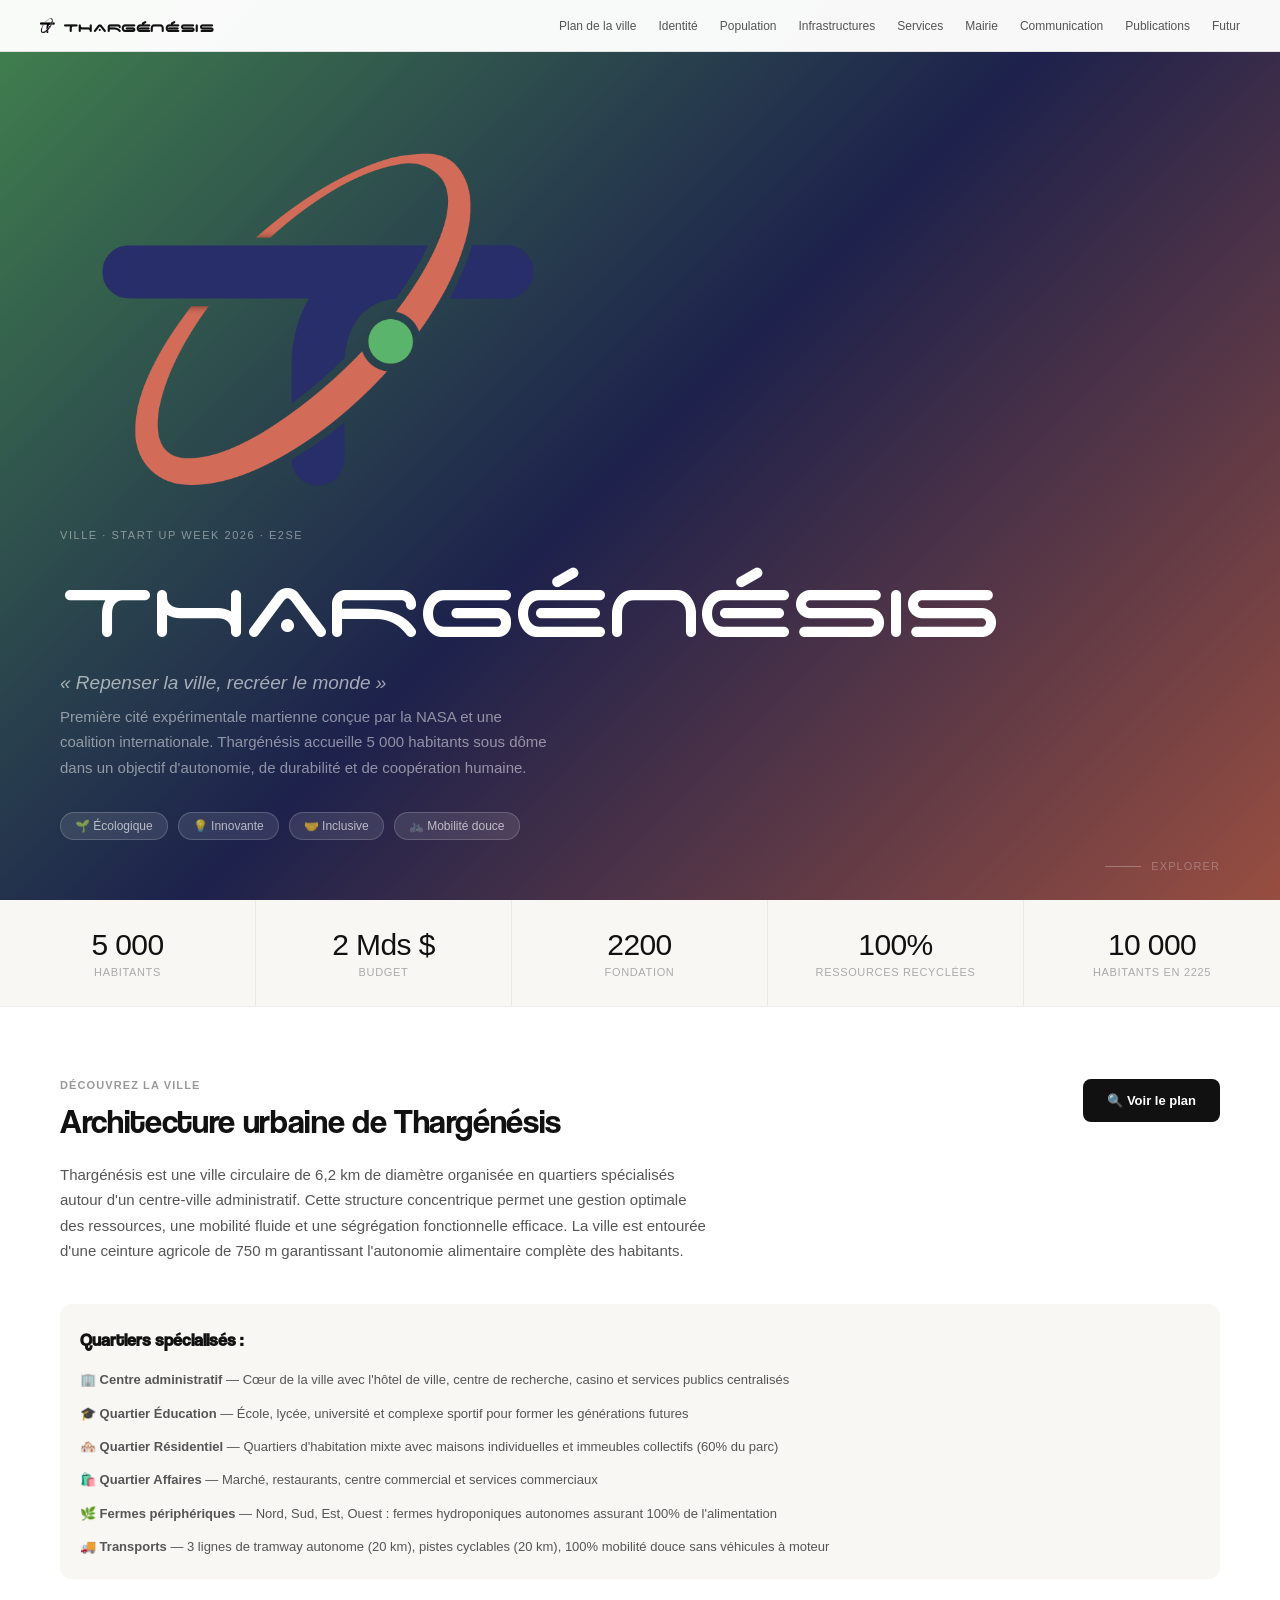
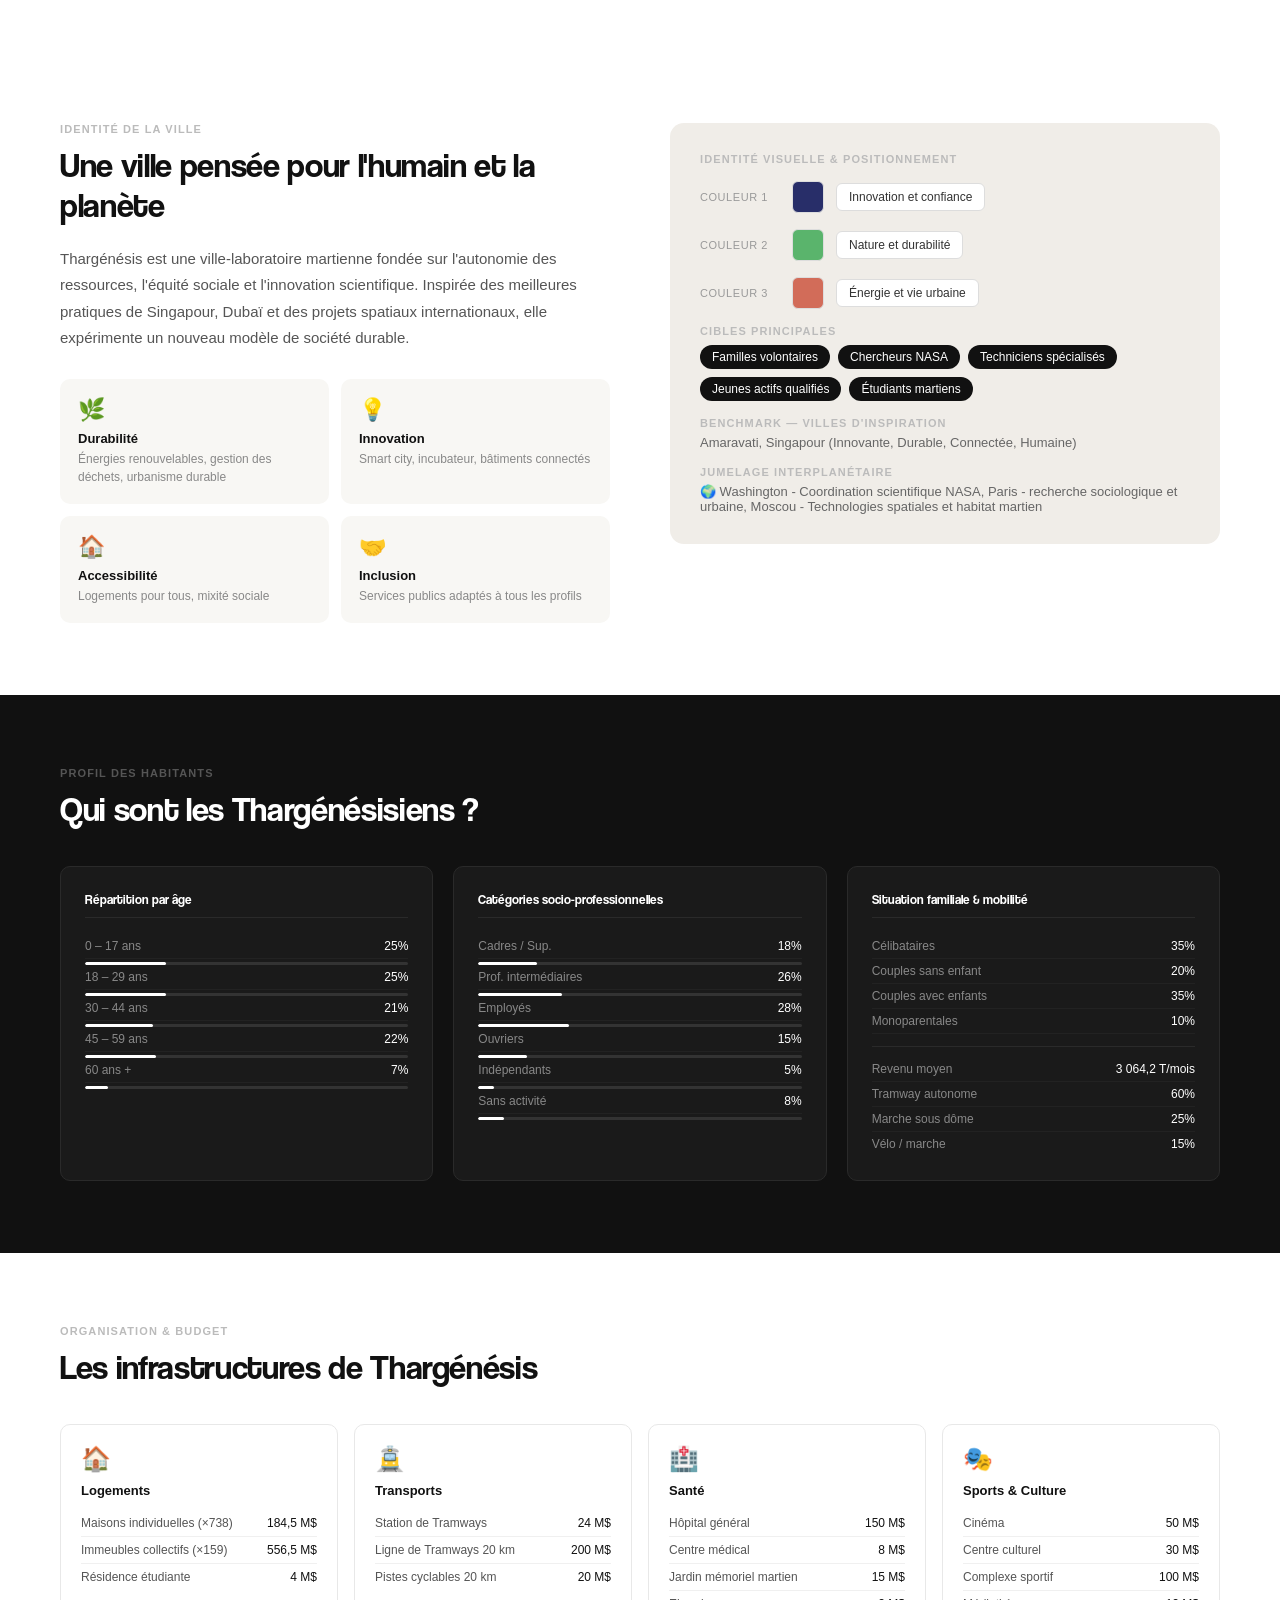
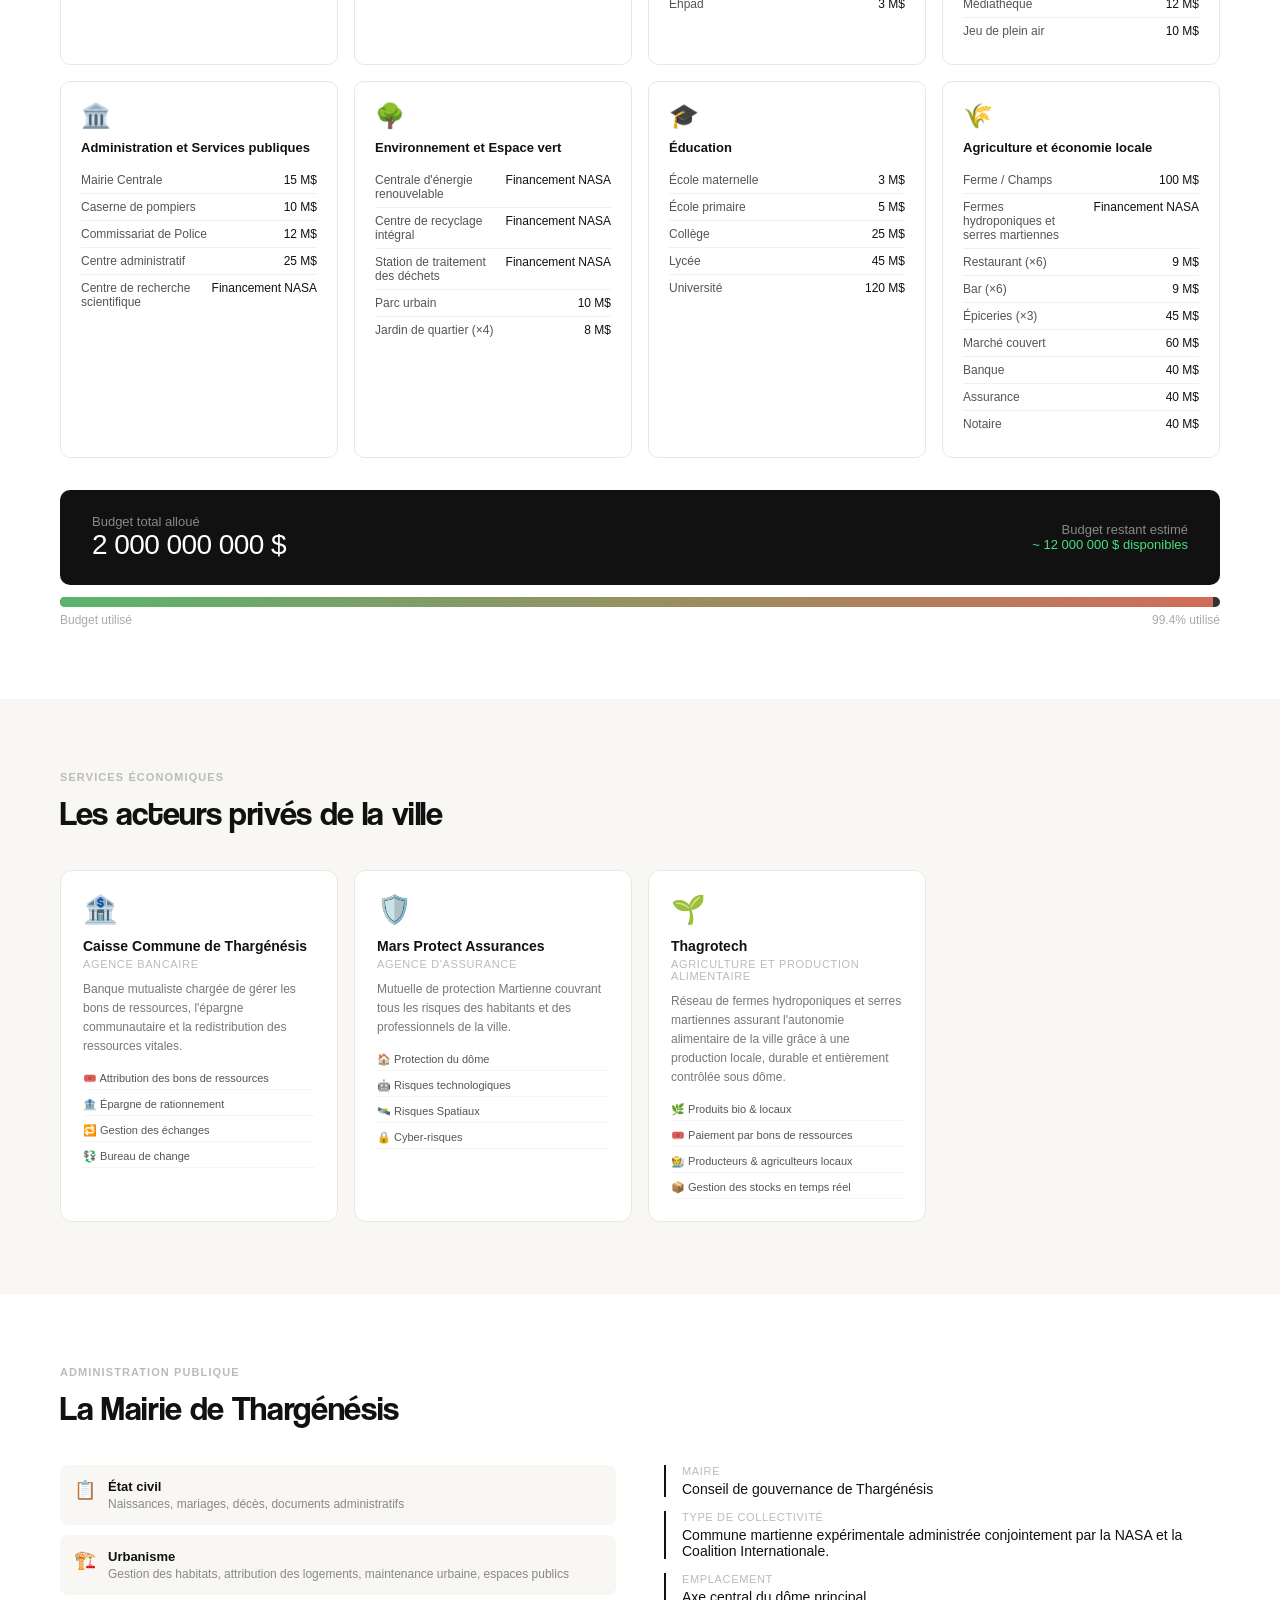
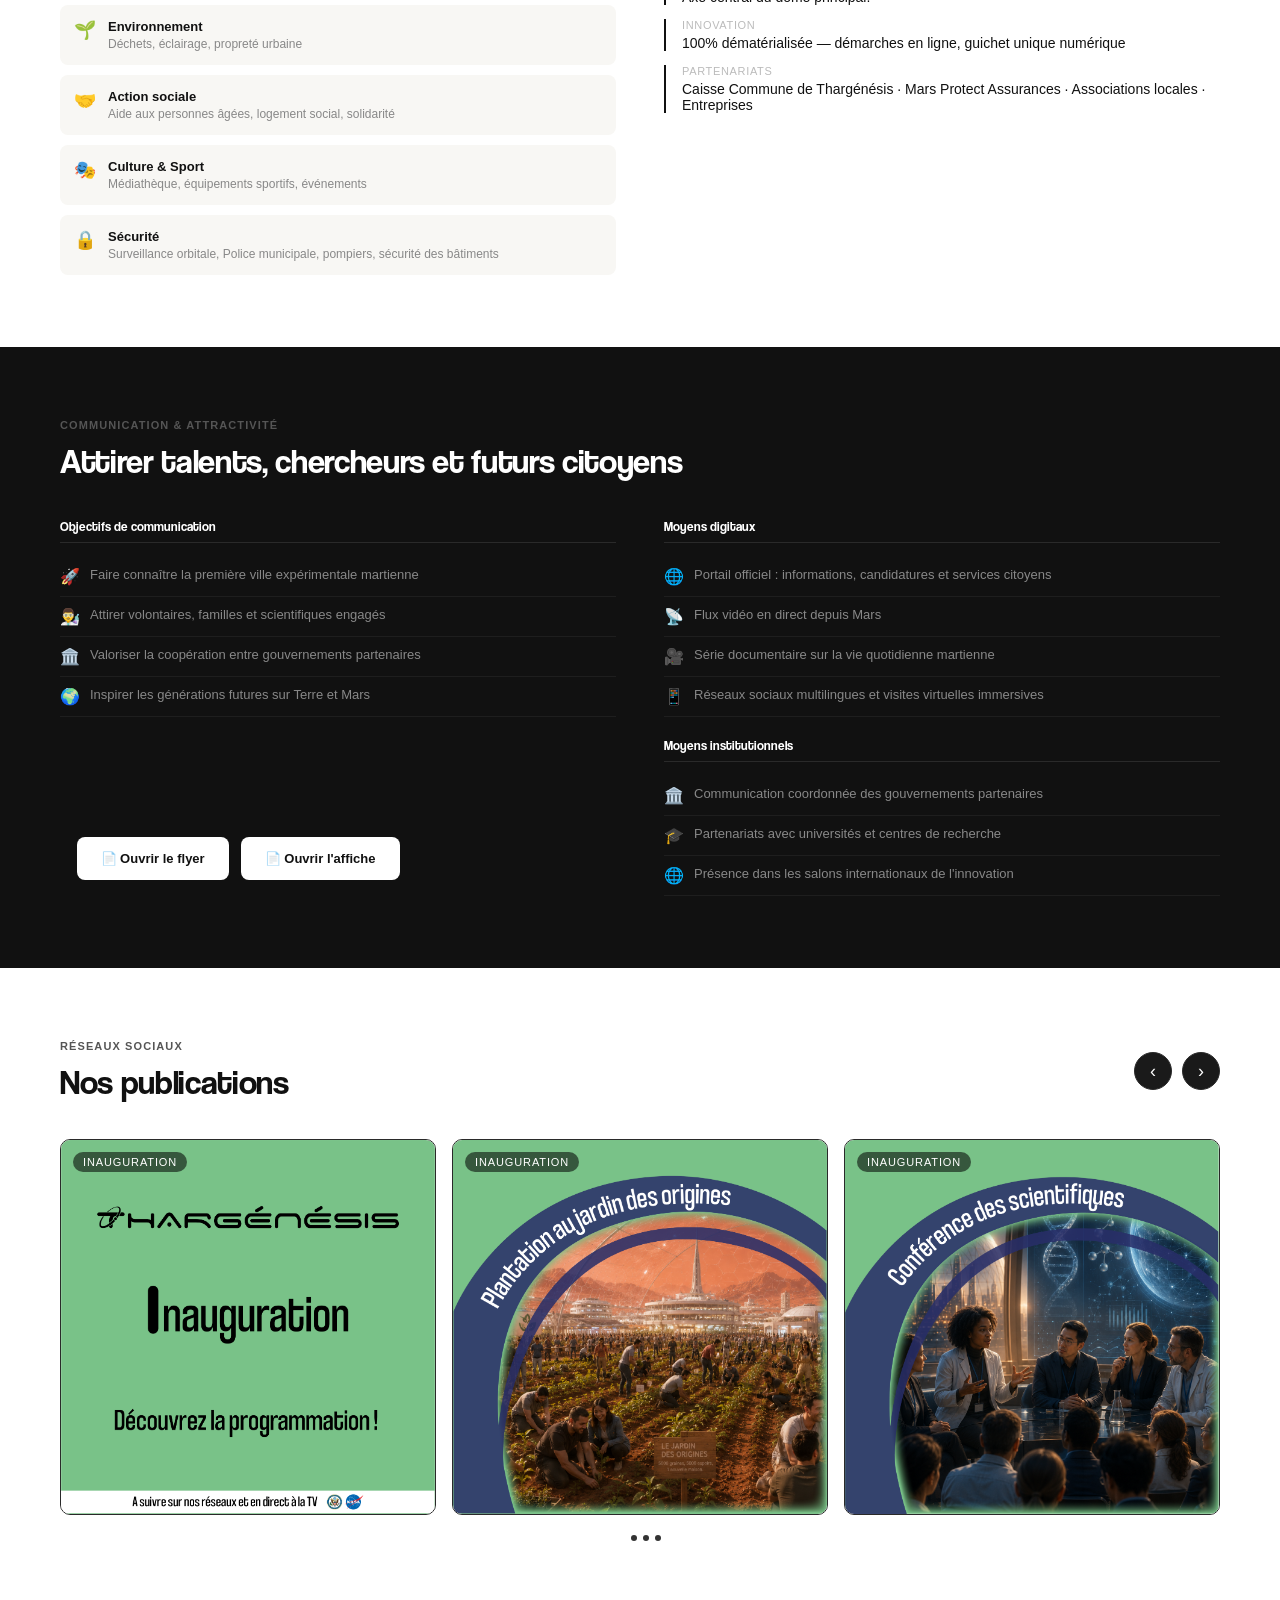
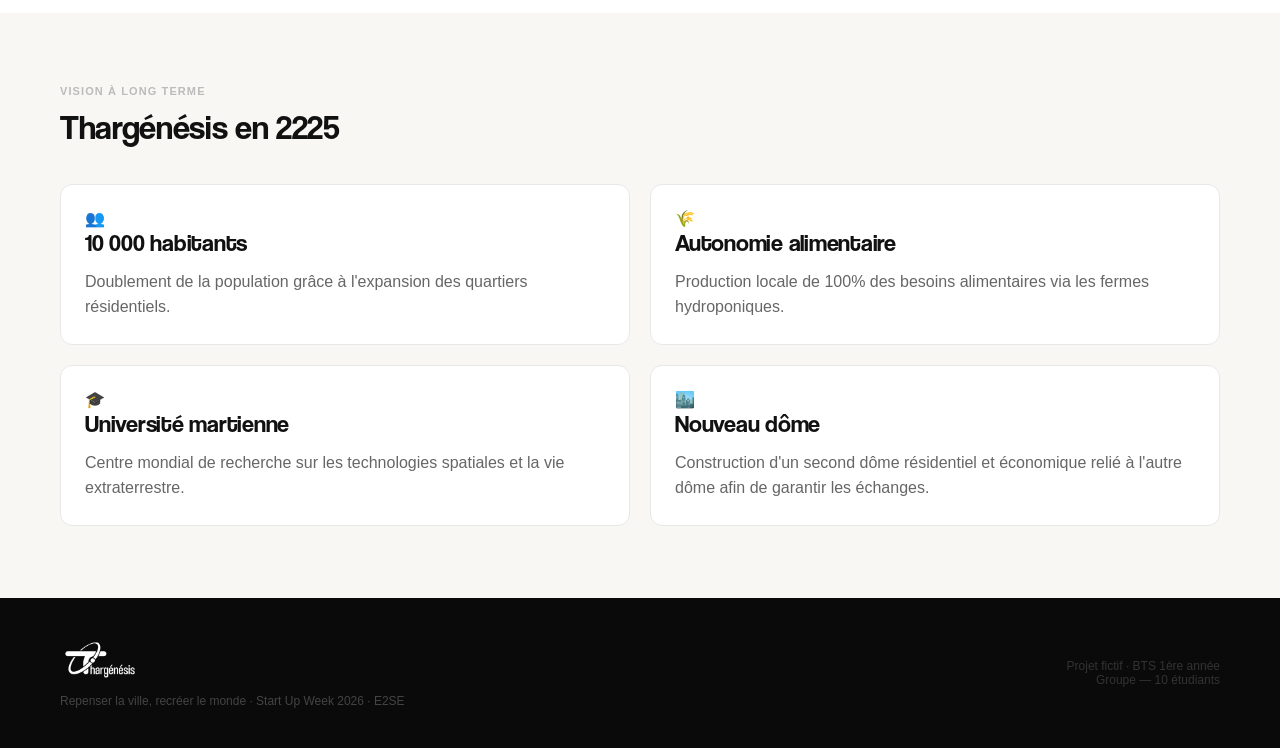
<file: index.html>
<!DOCTYPE html>
<html lang="fr">
<head>
<meta charset="UTF-8">
<meta name="viewport" content="width=device-width, initial-scale=1.0">
<link rel="icon" type="image/png" href="photo/log.png">
<title>Thargénésis</title>
<script src="script.js" defer></script>
<link href="style.css" rel="stylesheet">
</head>
<body>

<nav>
  <div class="nav-logo" id="nav-name"><img src="photo/fondbl.png" height=15px width=15px class="nav-log"/> THARGÉNÉSIS</div>
  <div class="nav-links">
    <a onclick="s('structure-ville')">Plan de la ville</a>
    <a onclick="s('identity')">Identité</a>
    <a onclick="s('population')">Population</a>
    <a onclick="s('infra')">Infrastructures</a>
    <a onclick="s('services')">Services</a>
    <a onclick="s('mairie')">Mairie</a>
    <a onclick="s('com')">Communication</a>
    <a onclick="s('reseaux')">Publications</a>
    <a onclick="s('future')">Futur</a>
    

  </div>
</nav>

<section id="hero">
  <div id="hero-bg"></div>
  <div id="hero-overlay"></div>
  <div class="hero-content">
    <img src="photo/Logocolor.png" class="hero-logo" width="500px"/>
    <div class="hero-tag">Ville · Start Up Week 2026 · E2SE</div>
    <div class="hero-name" id="h-name">THARGÉNÉSIS</div>
    <div class="hero-slogan" id="h-slogan">« Repenser la ville, recréer le monde »</div>
    <div class="hero-desc" id="h-desc">Première cité expérimentale martienne conçue par la NASA et une coalition internationale. Thargénésis accueille 5 000 habitants sous dôme dans un objectif d'autonomie, de durabilité et de coopération humaine.</div>
    <div class="hero-tags" id="h-tags">
      <span class="htag">🌱 Écologique</span>
      <span class="htag">💡 Innovante</span>
      <span class="htag">🤝 Inclusive</span>
      <span class="htag">🚲 Mobilité douce</span>
    </div>
  </div>
  <div class="hero-scroll"><span class="scroll-line"></span>EXPLORER</div>
</section>

<section id="stats">
  <div class="stats-grid">
    <div class="stat"><div class="stat-n" id="s1v">5 000</div><div class="stat-l" id="s1l">Habitants</div></div>
    <div class="stat"><div class="stat-n" id="s2v">2 Mds $</div><div class="stat-l" id="s2l">Budget</div></div>
    <div class="stat"><div class="stat-n" id="s3v">2200</div><div class="stat-l" id="s3l">Fondation</div></div>
    <div class="stat"><div class="stat-n" id="s4v">100%</div><div class="stat-l" id="s4l">Ressources recyclées</div></div>
    <div class="stat"><div class="stat-n" id="s5v">10 000</div><div class="stat-l" id="s5l">Habitants en 2225</div></div>
  </div>
</section>
<section id="structure-ville">
    <div class="structure-header">
      <div>
        <div class="section-label">Découvrez la ville</div>
        <div class="section-title">Architecture urbaine de Thargénésis</div>
        <div class="section-text">Thargénésis est une ville circulaire de 6,2 km de diamètre organisée en quartiers spécialisés autour d'un centre-ville administratif. Cette structure concentrique permet une gestion optimale des ressources, une mobilité fluide et une ségrégation fonctionnelle efficace. La ville est entourée d'une ceinture agricole de 750 m garantissant l'autonomie alimentaire complète des habitants.</div>
      </div>
      <div class="structure-actions">
        <button class="structure-btn" onclick="openMap()">🔍 Voir le plan</button>
      </div>
    </div>

    <div style="margin-top:40px;padding:20px;background:#f8f7f4;border-radius:12px">
      <div style="font-size:13px;line-height:1.8;color:#555">
        <h3 style="font-size:18px;margin-bottom:12px;color:#111;font-family:'Coolvetica',sans-serif">Quartiers spécialisés :</h3>
        <p><strong>🏢 Centre administratif</strong> — Cœur de la ville avec l'hôtel de ville, centre de recherche, casino et services publics centralisés</p>
        <p style="margin-top:10px"><strong>🎓 Quartier Éducation</strong> — École, lycée, université et complexe sportif pour former les générations futures</p>
        <p style="margin-top:10px"><strong>🏘️ Quartier Résidentiel</strong> — Quartiers d'habitation mixte avec maisons individuelles et immeubles collectifs (60% du parc)</p>
        <p style="margin-top:10px"><strong>🛍️ Quartier Affaires</strong> — Marché, restaurants, centre commercial et services commerciaux</p>
        <p style="margin-top:10px"><strong>🌿 Fermes périphériques</strong> — Nord, Sud, Est, Ouest : fermes hydroponiques autonomes assurant 100% de l'alimentation</p>
        <p style="margin-top:10px"><strong>🚚 Transports</strong> — 3 lignes de tramway autonome (20 km), pistes cyclables (20 km), 100% mobilité douce sans véhicules à moteur</p>
      </div>
    </div>
</section>
<section id="identity">
  <div>
    <div class="section-label">Identité de la ville</div>
    <div class="section-title" id="id-title">Une ville pensée pour l'humain et la planète</div>
    <div class="section-text" id="id-text">Thargénésis est une ville-laboratoire martienne fondée sur l'autonomie des ressources, l'équité sociale et l'innovation scientifique. Inspirée des meilleures pratiques de Singapour, Dubaï et des projets spatiaux internationaux, elle expérimente un nouveau modèle de société durable.</div>
    <div class="values-grid">
      <div class="val-card"><div class="val-icon">🌿</div><div class="val-name">Durabilité</div><div class="val-desc">Énergies renouvelables, gestion des déchets, urbanisme durable</div></div>
      <div class="val-card"><div class="val-icon">💡</div><div class="val-name">Innovation</div><div class="val-desc">Smart city, incubateur, bâtiments connectés</div></div>
      <div class="val-card"><div class="val-icon">🏠</div><div class="val-name">Accessibilité</div><div class="val-desc">Logements pour tous, mixité sociale</div></div>
      <div class="val-card"><div class="val-icon">🤝</div><div class="val-name">Inclusion</div><div class="val-desc">Services publics adaptés à tous les profils</div></div>
    </div>
  </div>
  <div class="identity-visual">
    <div class="section-label" style="margin-bottom:0">Identité visuelle & positionnement</div>
    <div class="branding-row">
      <span class="branding-label">Couleur 1</span>
      <div class="color-swatch" id="swatch1" style="background:#282E69"></div>
      <span class="style-badge" id="style-badge">Innovation et confiance</span>
    </div>
    <div class="branding-row">
      <span class="branding-label">Couleur 2</span>
      <div class="color-swatch" id="swatch2" style="background:#5AB46C"></div>
      <span class="style-badge" id="style-badge">Nature et durabilité</span>
    </div>
    <div class="branding-row">
      <span class="branding-label">Couleur 3</span>
      <div class="color-swatch" id="swatch2" style="background: #D26C59"></div>
      <span class="style-badge" id="style-badge">Énergie et vie urbaine</span>
    </div>
    <div>
      <div class="section-label" style="margin-bottom:8px">Cibles principales</div>
      <div class="target-chips" id="targets">
        <span class="chip">Familles volontaires</span><span class="chip">Chercheurs NASA</span><span class="chip">Techniciens spécialisés</span><span class="chip">Jeunes actifs qualifiés</span><span class="chip">Étudiants martiens</span>
      </div>
    </div>
    <div>
      <div class="section-label" style="margin-bottom:6px">Benchmark — villes d'inspiration</div>
      <div style="font-size:13px;color:#666" id="benchmark-txt"> Amaravati, Singapour (Innovante, Durable, Connectée, Humaine)</div>
    </div>
    <div>
      <div class="section-label" style="margin-bottom:6px">Jumelage Interplanétaire</div>
      <div style="font-size:13px;color:#666" id="jumelage-txt">🌍 Washington - Coordination scientifique NASA, Paris - recherche sociologique et urbaine, Moscou - Technologies spatiales et habitat martien </div>
    </div>
  </div>
</section>

<section id="population">
  <div class="section-label">Profil des habitants</div>
  <div class="section-title" style="color:#fff" id="pop-title">Qui sont les Thargénésisiens ?</div>
  <div class="pop-grid">
    <div class="pop-card">
      <h4>Répartition par âge</h4>
      <div class="pop-row"><span class="pop-row-label">0 – 17 ans</span><span class="pop-row-val">25%</span></div>
      <div class="pop-bar"><div class="pop-fill" style="width:25%"></div></div>
      <div class="pop-row"><span class="pop-row-label">18 – 29 ans</span><span class="pop-row-val">25%</span></div>
      <div class="pop-bar"><div class="pop-fill" style="width:25%"></div></div>
      <div class="pop-row"><span class="pop-row-label">30 – 44 ans</span><span class="pop-row-val">21%</span></div>
      <div class="pop-bar"><div class="pop-fill" style="width:21%"></div></div>
      <div class="pop-row"><span class="pop-row-label">45 – 59 ans</span><span class="pop-row-val">22%</span></div>
      <div class="pop-bar"><div class="pop-fill" style="width:22%"></div></div>
      <div class="pop-row"><span class="pop-row-label">60 ans +</span><span class="pop-row-val">7%</span></div>
      <div class="pop-bar"><div class="pop-fill" style="width:7%"></div></div>
    </div>
    <div class="pop-card">
      <h4>Catégories socio-professionnelles</h4>
      <div class="pop-row"><span class="pop-row-label">Cadres / Sup.</span><span class="pop-row-val">18%</span></div>
      <div class="pop-bar"><div class="pop-fill" style="width:18%"></div></div>
      <div class="pop-row"><span class="pop-row-label">Prof. intermédiaires</span><span class="pop-row-val">26%</span></div>
      <div class="pop-bar"><div class="pop-fill" style="width:26%"></div></div>
      <div class="pop-row"><span class="pop-row-label">Employés</span><span class="pop-row-val">28%</span></div>
      <div class="pop-bar"><div class="pop-fill" style="width:28%"></div></div>
      <div class="pop-row"><span class="pop-row-label">Ouvriers</span><span class="pop-row-val">15%</span></div>
      <div class="pop-bar"><div class="pop-fill" style="width:15%"></div></div>
      <div class="pop-row"><span class="pop-row-label">Indépendants</span><span class="pop-row-val">5%</span></div>
      <div class="pop-bar"><div class="pop-fill" style="width:5%"></div></div>
      <div class="pop-row"><span class="pop-row-label">Sans activité</span><span class="pop-row-val">8%</span></div>
      <div class="pop-bar"><div class="pop-fill" style="width:8%"></div></div>
    </div>
    <div class="pop-card">
      <h4>Situation familiale & mobilité</h4>
      <div class="pop-row"><span class="pop-row-label">Célibataires</span><span class="pop-row-val">35%</span></div>
      <div class="pop-row"><span class="pop-row-label">Couples sans enfant</span><span class="pop-row-val">20%</span></div>
      <div class="pop-row"><span class="pop-row-label">Couples avec enfants</span><span class="pop-row-val">35%</span></div>
      <div class="pop-row"><span class="pop-row-label">Monoparentales</span><span class="pop-row-val">10%</span></div>
      <div style="margin-top:12px;padding-top:10px;border-top:0.5px solid #2a2a2a">
        <div class="pop-row"><span class="pop-row-label">Revenu moyen</span><span class="pop-row-val">3 064,2 T/mois</span></div>
        <div class="pop-row"><span class="pop-row-label">Tramway autonome</span><span class="pop-row-val">60%</span></div>
        <div class="pop-row"><span class="pop-row-label">Marche sous dôme</span><span class="pop-row-val">25%</span></div>
        <div class="pop-row"><span class="pop-row-label">Vélo / marche</span><span class="pop-row-val">15%</span></div>
      </div>
    </div>
  </div>
</section>

<section id="infra">
  <div class="section-label">Organisation & budget</div>
  <div class="section-title">Les infrastructures de Thargénésis</div>
  <div class="infra-cats">
    <div class="infra-cat">
      <div class="infra-cat-icon">🏠</div>
      <div class="infra-cat-name">Logements</div>
      <div class="infra-item"><span class="infra-item-name">Maisons individuelles (×738)</span><span class="infra-item-price">184,5 M$</span></div>
      <div class="infra-item"><span class="infra-item-name">Immeubles collectifs (×159)</span><span class="infra-item-price">556,5 M$</span></div>
      <div class="infra-item"><span class="infra-item-name">Résidence étudiante</span><span class="infra-item-price">4 M$</span></div>
    </div>
    <div class="infra-cat">
      <div class="infra-cat-icon">🚊</div>
      <div class="infra-cat-name">Transports</div>
      <div class="infra-item"><span class="infra-item-name">Station de Tramways</span><span class="infra-item-price">24 M$</span></div>
      <div class="infra-item"><span class="infra-item-name">Ligne de Tramways 20 km</span><span class="infra-item-price">200 M$</span></div>
      <div class="infra-item"><span class="infra-item-name">Pistes cyclables 20 km</span><span class="infra-item-price">20 M$</span></div>
    </div>
    <div class="infra-cat">
      <div class="infra-cat-icon">🏥</div>
      <div class="infra-cat-name">Santé</div>
      <div class="infra-item"><span class="infra-item-name">Hôpital général</span><span class="infra-item-price">150 M$</span></div>
      <div class="infra-item"><span class="infra-item-name">Centre médical</span><span class="infra-item-price">8 M$</span></div>
      <div class="infra-item"><span class="infra-item-name">Jardin mémoriel martien</span><span class="infra-item-price">15 M$</span></div>
      <div class="infra-item"><span class="infra-item-name">Ehpad</span><span class="infra-item-price">3 M$</span></div>
    </div>
    <div class="infra-cat">
      <div class="infra-cat-icon">🎭</div>
      <div class="infra-cat-name">Sports & Culture</div>
      <div class="infra-item"><span class="infra-item-name">Cinéma</span><span class="infra-item-price">50 M$</span></div>
      <div class="infra-item"><span class="infra-item-name">Centre culturel</span><span class="infra-item-price">30 M$</span></div>
      <div class="infra-item"><span class="infra-item-name">Complexe sportif</span><span class="infra-item-price">100 M$</span></div>
      <div class="infra-item"><span class="infra-item-name">Médiathèque</span><span class="infra-item-price">12 M$</span></div>
      <div class="infra-item"><span class="infra-item-name">Jeu de plein air</span><span class="infra-item-price">10 M$</span></div>

    </div>
    <div class="infra-cat">
      <div class="infra-cat-icon">🏛️</div>
      <div class="infra-cat-name">Administration et Services publiques</div>
      <div class="infra-item"><span class="infra-item-name">Mairie Centrale</span><span class="infra-item-price">15 M$</span></div>
      <div class="infra-item"><span class="infra-item-name">Caserne de pompiers</span><span class="infra-item-price">10 M$</span></div>
      <div class="infra-item"><span class="infra-item-name">Commissariat de Police</span><span class="infra-item-price">12 M$</span></div>
      <div class="infra-item"><span class="infra-item-name">Centre administratif</span><span class="infra-item-price">25 M$</span></div>
      <div class="infra-item"><span class="infra-item-name">Centre de recherche scientifique</span><span class="infra-item-price">Financement NASA</span></div>
    </div>
    <div class="infra-cat">
      <div class="infra-cat-icon">🌳</div>
      <div class="infra-cat-name">Environnement et Espace vert</div>
      <div class="infra-item"><span class="infra-item-name">Centrale d'énergie renouvelable</span><span class="infra-item-price">Financement NASA</span></div>
      <div class="infra-item"><span class="infra-item-name">Centre de recyclage intégral</span><span class="infra-item-price">Financement NASA</span></div>
      <div class="infra-item"><span class="infra-item-name">Station de traitement des déchets</span><span class="infra-item-price">Financement NASA</span></div>
      <div class="infra-item"><span class="infra-item-name">Parc urbain</span><span class="infra-item-price">10 M$</span></div>
      <div class="infra-item"><span class="infra-item-name">Jardin de quartier (×4)</span><span class="infra-item-price">8 M$</span></div>
    </div>
    <div class="infra-cat">
      <div class="infra-cat-icon">🎓</div>
      <div class="infra-cat-name">Éducation</div>
      <div class="infra-item"><span class="infra-item-name">École maternelle</span><span class="infra-item-price">3 M$</span></div>
      <div class="infra-item"><span class="infra-item-name">École primaire</span><span class="infra-item-price">5 M$</span></div>
      <div class="infra-item"><span class="infra-item-name">Collège</span><span class="infra-item-price">25 M$</span></div>
      <div class="infra-item"><span class="infra-item-name">Lycée</span><span class="infra-item-price">45 M$</span></div>
      <div class="infra-item"><span class="infra-item-name">Université</span><span class="infra-item-price">120 M$</span></div>
    </div>
    <div class="infra-cat">
      <div class="infra-cat-icon">🌾</div>
      <div class="infra-cat-name">Agriculture et économie locale</div>
      <div class="infra-item"><span class="infra-item-name">Ferme / Champs</span><span class="infra-item-price">100 M$</span></div>
      <div class="infra-item"><span class="infra-item-name">Fermes hydroponiques et serres martiennes</span><span class="infra-item-price">Financement NASA</span></div>
      <div class="infra-item"><span class="infra-item-name">Restaurant (×6)</span><span class="infra-item-price">9 M$</span></div>
      <div class="infra-item"><span class="infra-item-name">Bar (×6)</span><span class="infra-item-price">9 M$</span></div>
      <div class="infra-item"><span class="infra-item-name">Épiceries (×3)</span><span class="infra-item-price">45 M$</span></div>
      <div class="infra-item"><span class="infra-item-name">Marché couvert</span><span class="infra-item-price">60 M$</span></div>
      <div class="infra-item"><span class="infra-item-name">Banque</span><span class="infra-item-price">40 M$</span></div>
      <div class="infra-item"><span class="infra-item-name">Assurance</span><span class="infra-item-price">40 M$</span></div>
      <div class="infra-item"><span class="infra-item-name">Notaire</span><span class="infra-item-price">40 M$</span></div>

    </div>
  </div>
  <div class="budget-total">
    <div><div class="budget-label">Budget total alloué</div><div class="budget-amount">2 000 000 000 $</div></div>
    <div style="text-align:right"><div class="budget-label">Budget restant estimé</div><div class="budget-remain">~ 12 000 000 $ disponibles</div></div>
    
  </div>
  <div class="budget-bar">
  <div class="budget-fill" id="budget-fill"></div>
</div>
<div class="budget-info">
  <span>Budget utilisé</span>
  <span id="budget-percent">98.3%</span>
</div>
</section>



<section id="services">
  <div class="section-label">Services économiques</div>
  <div class="section-title">Les acteurs privés de la ville</div>
  <div class="services-grid">
    <div class="svc-card">
      <div class="svc-icon">🏦</div>
      <div class="svc-name" id="bank-name">Caisse Commune de Thargénésis</div>
      <div class="svc-type">Agence bancaire</div>
      <div class="svc-desc" id="bank-desc">Banque mutualiste chargée de gérer les bons de ressources, l'épargne communautaire et la redistribution des ressources vitales.</div>
      <div class="svc-offers"><div class="svc-offer">🎟️ Attribution des bons de ressources</div><div class="svc-offer">🏦 Épargne de rationnement</div><div class="svc-offer">🔁 Gestion des échanges</div><div class="svc-offer">💱 Bureau de change</div></div>
    </div>
    <div class="svc-card">
      <div class="svc-icon">🛡️</div>
      <div class="svc-name" id="assur-name">Mars Protect Assurances</div>
      <div class="svc-type">Agence d'assurance</div>
      <div class="svc-desc" id="assur-desc">Mutuelle de protection Martienne couvrant tous les risques des habitants et des professionnels de la ville.</div>
      <div class="svc-offers"><div class="svc-offer">🏠 Protection du dôme</div><div class="svc-offer">🤖 Risques technologiques</div><div class="svc-offer">🛰️ Risques Spatiaux</div><div class="svc-offer">🔒 Cyber-risques</div></div>
    </div>
    <div class="svc-card">
      <div class="svc-icon">🌱</div>
      <div class="svc-name" id="assur-name">Thagrotech</div>
      <div class="svc-type">Agriculture et production alimentaire</div>
      <div class="svc-desc" id="assur-desc">Réseau de fermes hydroponiques et serres martiennes assurant l'autonomie alimentaire de la ville grâce à une production locale, durable et entièrement contrôlée sous dôme.</div>
      <div class="svc-offers">      <div class="svc-offer">🌿 Produits bio & locaux</div>
      <div class="svc-offer">🎟️ Paiement par bons de ressources</div>
      <div class="svc-offer">🧑‍🌾 Producteurs & agriculteurs locaux</div>
      <div class="svc-offer">📦 Gestion des stocks en temps réel</div></div>
    </div>
  </div>
</section>

<section id="mairie">
  <div class="section-label">Administration publique</div>
  <div class="section-title" id="mairie-title">La Mairie de Thargénésis</div>
  <div class="mairie-grid">
    <div class="mairie-services">
      <div class="mairie-svc"><div class="mairie-svc-icon">📋</div><div><div class="mairie-svc-name">État civil</div><div class="mairie-svc-desc">Naissances, mariages, décès, documents administratifs</div></div></div>
      <div class="mairie-svc"><div class="mairie-svc-icon">🏗️</div><div><div class="mairie-svc-name">Urbanisme</div><div class="mairie-svc-desc">Gestion des habitats, attribution des logements, maintenance urbaine, espaces publics</div></div></div>
      <div class="mairie-svc"><div class="mairie-svc-icon">🌱</div><div><div class="mairie-svc-name">Environnement</div><div class="mairie-svc-desc">Déchets, éclairage, propreté urbaine</div></div></div>
      <div class="mairie-svc"><div class="mairie-svc-icon">🤝</div><div><div class="mairie-svc-name">Action sociale</div><div class="mairie-svc-desc">Aide aux personnes âgées, logement social, solidarité</div></div></div>
      <div class="mairie-svc"><div class="mairie-svc-icon">🎭</div><div><div class="mairie-svc-name">Culture & Sport</div><div class="mairie-svc-desc">Médiathèque, équipements sportifs, événements</div></div></div>
      <div class="mairie-svc"><div class="mairie-svc-icon">🔒</div><div><div class="mairie-svc-name">Sécurité</div><div class="mairie-svc-desc">Surveillance orbitale, Police municipale, pompiers, sécurité des bâtiments</div></div></div>
    </div>
    <div class="mairie-info">
      <div class="mairie-info-block"><div class="mairie-info-label">Maire</div><div class="mairie-info-value" id="maire-name">Conseil de gouvernance de Thargénésis</div></div>
      <div class="mairie-info-block"><div class="mairie-info-label">Type de collectivité</div><div class="mairie-info-value" id="maire-type">Commune martienne expérimentale administrée conjointement par la NASA et la Coalition Internationale.</div></div>
      <div class="mairie-info-block"><div class="mairie-info-label">Emplacement</div><div class="mairie-info-value" id="maire-loc">Axe central du dôme principal.</div></div>
      <div class="mairie-info-block"><div class="mairie-info-label">Innovation</div><div class="mairie-info-value" id="maire-innov">100% dématérialisée — démarches en ligne, guichet unique numérique</div></div>
      <div class="mairie-info-block"><div class="mairie-info-label">Partenariats</div><div class="mairie-info-value" id="maire-partners">Caisse Commune de Thargénésis · Mars Protect Assurances · Associations locales · Entreprises</div></div>
    </div>
  </div>
</section>

<section id="com">
  <div class="section-label">Communication & Attractivité</div>
  <div class="section-title">Attirer talents, chercheurs et futurs citoyens</div>

  <div class="com-grid">

    <!-- COLONNE GAUCHE -->
    <div>

      <div class="com-block">
        <h4>Objectifs de communication</h4>

        <div class="com-item">
          <span class="com-item-icon">🚀</span>
          Faire connaître la première ville expérimentale martienne
        </div>

        <div class="com-item">
          <span class="com-item-icon">👨‍🔬</span>
          Attirer volontaires, familles et scientifiques engagés
        </div>

        <div class="com-item">
          <span class="com-item-icon">🏛️</span>
          Valoriser la coopération entre gouvernements partenaires
        </div>

        <div class="com-item">
          <span class="com-item-icon">🌍</span>
          Inspirer les générations futures sur Terre et Mars
        </div>
      </div>

      <!-- BOUTONS -->
      <div style="display:flex;gap:12px;justify-content:center;margin-top:120px;color:#fff;margin-left:-200px;">
        <button class="structure-btn" onclick="openBrochure()" style="color:#111;background:#fff">
          📄 Ouvrir le flyer
        </button>

        <button class="structure-btn" onclick="openAffiche()" style="color:#111;background:#fff">
          📄 Ouvrir l'affiche
        </button>
      </div>

    </div>

    <!-- COLONNE DROITE -->
    <div>

      <div class="com-block">
        <h4>Moyens digitaux</h4>

        <div class="com-item">
          <span class="com-item-icon">🌐</span>
          Portail officiel : informations, candidatures et services citoyens
        </div>

        <div class="com-item">
          <span class="com-item-icon">📡</span>
          Flux vidéo en direct depuis Mars
        </div>

        <div class="com-item">
          <span class="com-item-icon">🎥</span>
          Série documentaire sur la vie quotidienne martienne
        </div>

        <div class="com-item">
          <span class="com-item-icon">📱</span>
          Réseaux sociaux multilingues et visites virtuelles immersives
        </div>
      </div>

      <div class="com-block" style="margin-top:20px">
        <h4>Moyens institutionnels</h4>

        <div class="com-item">
          <span class="com-item-icon">🏛️</span>
          Communication coordonnée des gouvernements partenaires
        </div>

        <div class="com-item">
          <span class="com-item-icon">🎓</span>
          Partenariats avec universités et centres de recherche
        </div>

        <div class="com-item">
          <span class="com-item-icon">🌐</span>
          Présence dans les salons internationaux de l'innovation
        </div>
      </div>
    </div>

  </div>
</section>
<section id="reseaux" style="background:#fff;padding:72px 60px">
  <div style="display:flex;justify-content:space-between;align-items:center;margin-bottom:36px">
    <div>
      <div class="section-label" style="color:#555">Réseaux sociaux</div>
      <div class="section-title" style="color:#111;margin-bottom:0">Nos publications</div>
    </div>
    <div style="display:flex;gap:10px">
      <button onclick="slideRS(-1)" style="background:#1a1a1a;border:0.5px solid #2a2a2a;color:#fff;width:38px;height:38px;border-radius:50%;cursor:pointer;font-size:18px;display:flex;align-items:center;justify-content:center">‹</button>
      <button onclick="slideRS(1)" style="background:#1a1a1a;border:0.5px solid #2a2a2a;color:#fff;width:38px;height:38px;border-radius:50%;cursor:pointer;font-size:18px;display:flex;align-items:center;justify-content:center">›</button>
    </div>
  </div>

  <div style="position:relative;overflow:hidden">
    <div id="rs-track" style="display:flex;gap:16px;transition:transform 0.45s cubic-bezier(.4,0,.2,1)">
      <div class="rs-slide">
        <div class="rs-tag">Inauguration</div>
        <img src="photo/inau1.png" class="rs-img"/>
      </div>
      <div class="rs-slide">
        <div class="rs-tag">Inauguration</div>
        <img src="photo/inau2.png" class="rs-img"/>
      </div>
      <div class="rs-slide">
        <div class="rs-tag">Inauguration</div>
        <img src="photo/inau3.png" class="rs-img"/>
      </div>
      <div class="rs-slide">
        <div class="rs-tag">Inauguration</div>
        <img src="photo/inau4.png" class="rs-img"/>
      </div>
      <div class="rs-slide">
        <div class="rs-tag">Projet</div>
        <img src="photo/proj1.png" class="rs-img"/>
      </div>
      <div class="rs-slide">
        <div class="rs-tag">Projet</div>
        <img src="photo/proj2.png" class="rs-img"/>
      </div>
    </div>
  </div>

  <div style="display:flex;justify-content:center;gap:6px;margin-top:20px" id="rs-dots"></div>
</section>

<section id="future">
  <div class="section-label">Vision à long terme</div>
  <div class="section-title">Thargénésis en 2225</div>

  <div class="future-grid">

    <div class="future-card">
      <div class="future-icon">👥</div>
      <h4>10 000 habitants</h4>
      <p>Doublement de la population grâce à l'expansion des quartiers résidentiels.</p>
    </div>

    <div class="future-card">
      <div class="future-icon">🌾</div>
      <h4>Autonomie alimentaire</h4>
      <p>Production locale de 100% des besoins alimentaires via les fermes hydroponiques.</p>
    </div>

    <div class="future-card">
      <div class="future-icon">🎓</div>
      <h4>Université martienne</h4>
      <p>Centre mondial de recherche sur les technologies spatiales et la vie extraterrestre.</p>
    </div>

    <div class="future-card">
      <div class="future-icon">🏙️</div>
      <h4>Nouveau dôme</h4>
      <p>Construction d'un second dôme résidentiel et économique relié à l'autre dôme afin de garantir les échanges.</p>
    </div>

  </div>
</section>
  
<footer>
  <div>
    <div class="footer-brand" id="footer-name"><img class="footer-logo" src="photo/nomblanc.png" width="80px"></div>
    <div class="footer-tagline" id="footer-tagline">Repenser la ville, recréer le monde · Start Up Week 2026 · E2SE</div>
  </div>
  <div class="footer-meta">Projet fictif · BTS 1ère année<br>Groupe — 10 étudiants</div>
</footer>

  
<div id="map-modal" class="map-modal">
  <div class="map-container">
    <button onclick="closeMap()" class="close-map">✖</button>
    
    <div id="map-2d" style="display:block; width:100%; display:flex; align-items:center; justify-content:center;">
      <img src="photo/plan.png" style="width:110%; height:auto; object-fit:contain;" />
    </div>
    <div id="map-3d" style="display:none;">
      <img src="photo/map3d.jpg" style="width:70%; height:auto; object-fit:contain;" />
    </div>
  </div>
</div>
<div id="brochure-modal" class="map-modal" style="display:none">
  <div style="position:relative;display:flex;flex-direction:column;align-items:center;gap:16px;max-width:92vw">
    <button onclick="closeBrochure()" class="close-map" style="position:static;align-self:flex-end">✖</button>
    <div style="display:flex;gap:24px;align-items:flex-start">
      <div style="text-align:center">
        <div style="font-size:11px;letter-spacing:0.1em;text-transform:uppercase;color:rgba(255,255,255,0.45);margin-bottom:8px">Recto</div>
        <img src="photo/flyers-12.png" style="max-height:80vh;max-width:42vw;width:auto;height:auto;object-fit:contain;border-radius:6px;box-shadow:0 8px 40px rgba(0,0,0,0.5)"/>
      </div>
      <div style="text-align:center">
        <div style="font-size:11px;letter-spacing:0.1em;text-transform:uppercase;color:rgba(255,255,255,0.45);margin-bottom:8px">Verso</div>
        <img src="photo/flyers-14.png" style="max-height:80vh;max-width:42vw;width:auto;height:auto;object-fit:contain;border-radius:6px;box-shadow:0 8px 40px rgba(0,0,0,0.5)"/>
      </div>
    </div>
  </div>
</div>
<div id="affiche-modal" class="map-modal" style="display:none">
  <div style="position:relative;display:flex;flex-direction:column;align-items:center;gap:16px;max-width:92vw">
    <button onclick="closeAffiche()" class="close-map" style="position:static;align-self:flex-end">
      ✖
    </button>

    <img
      src="photo/affiche.png"
      style="
        max-height:85vh;
        max-width:90vw;
        width:auto;
        height:auto;
        object-fit:contain;
        border-radius:6px;
        box-shadow:0 8px 40px rgba(0,0,0,0.5);
      "
    />
  </div>
</div>
</body>
</html>
</file>
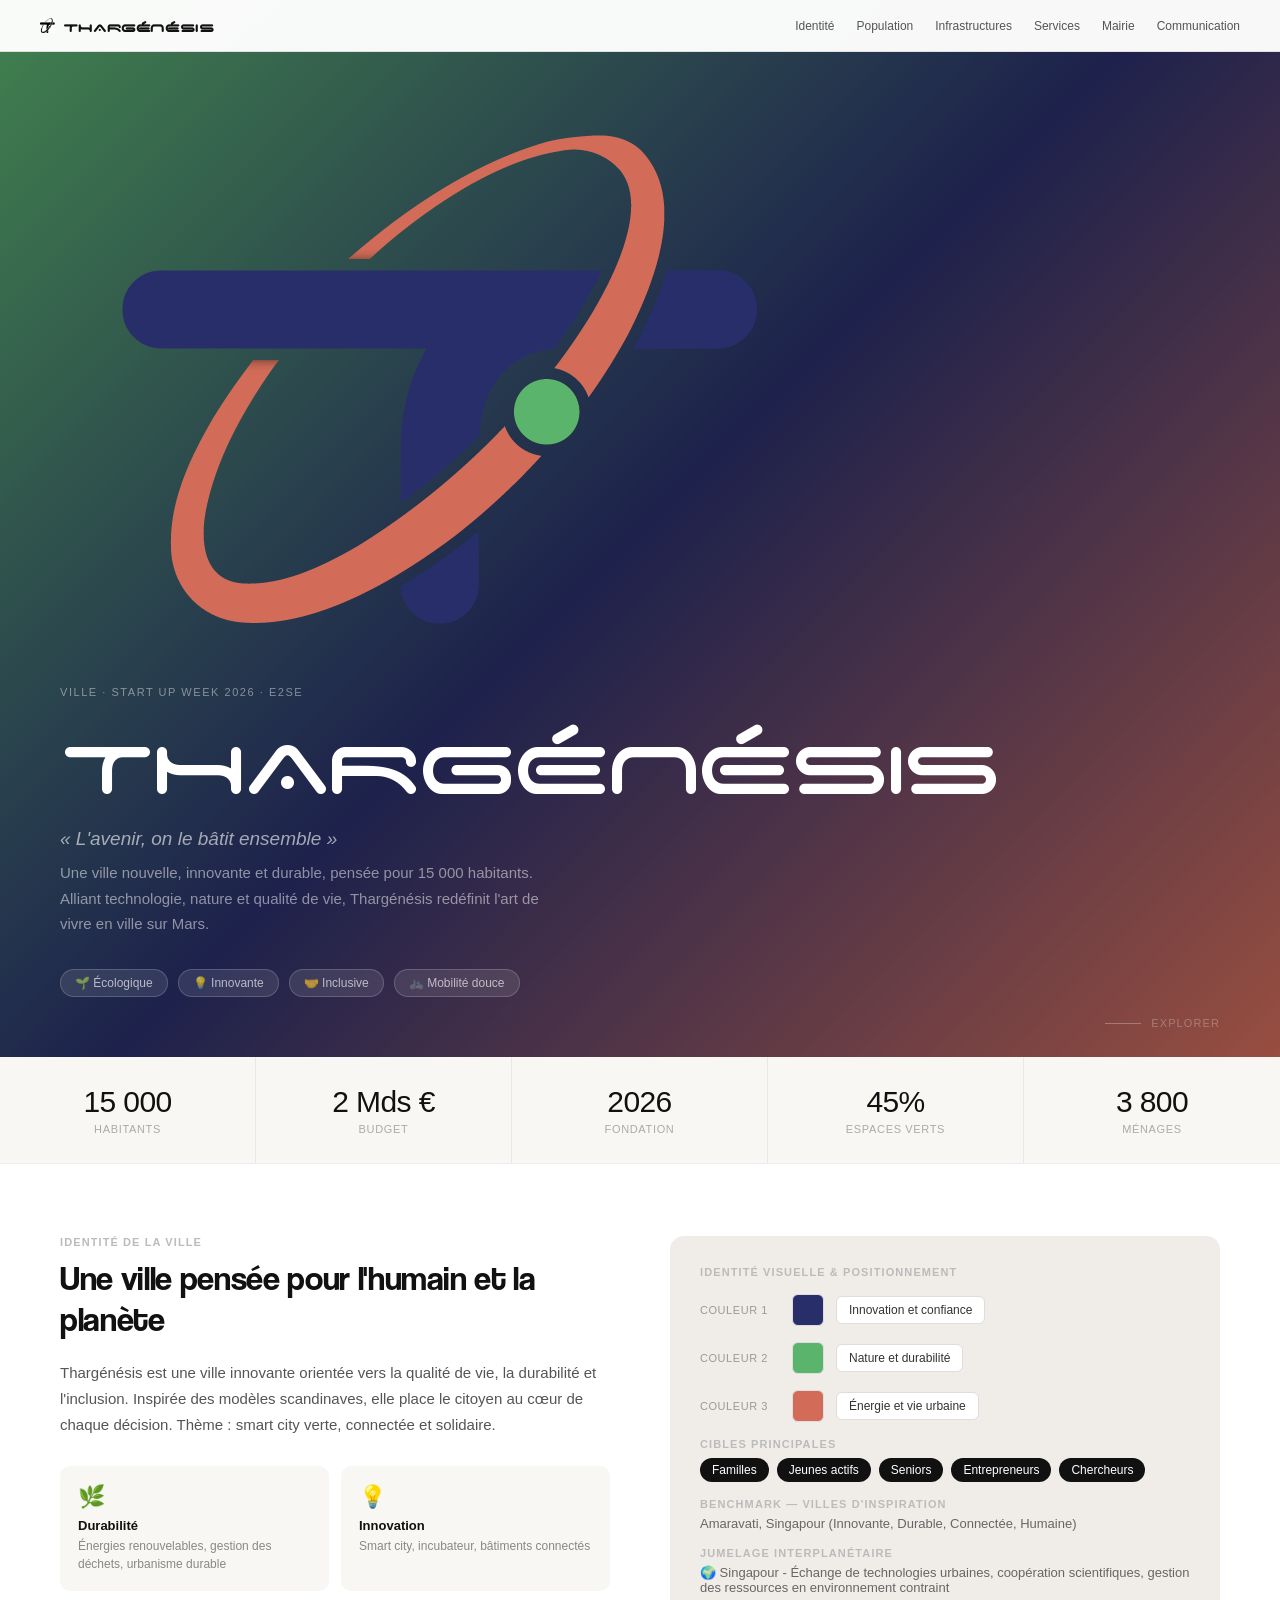
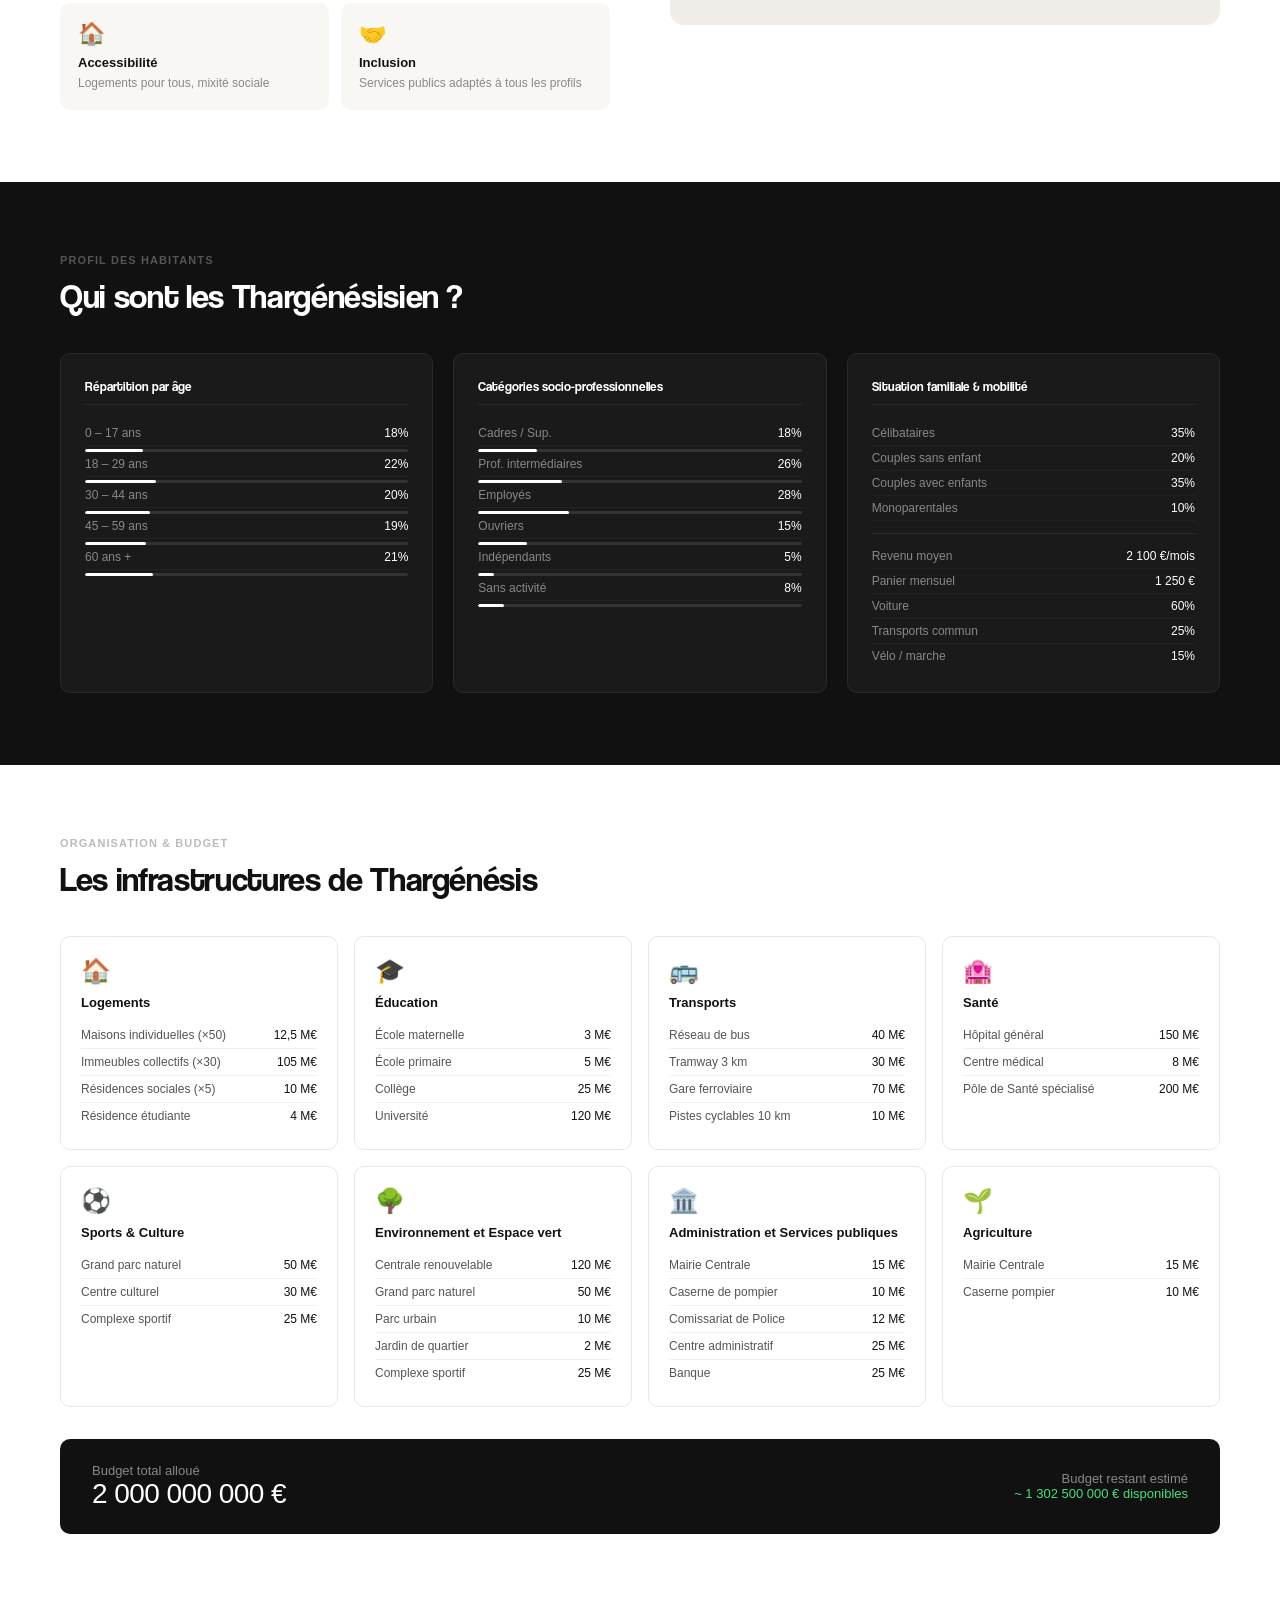
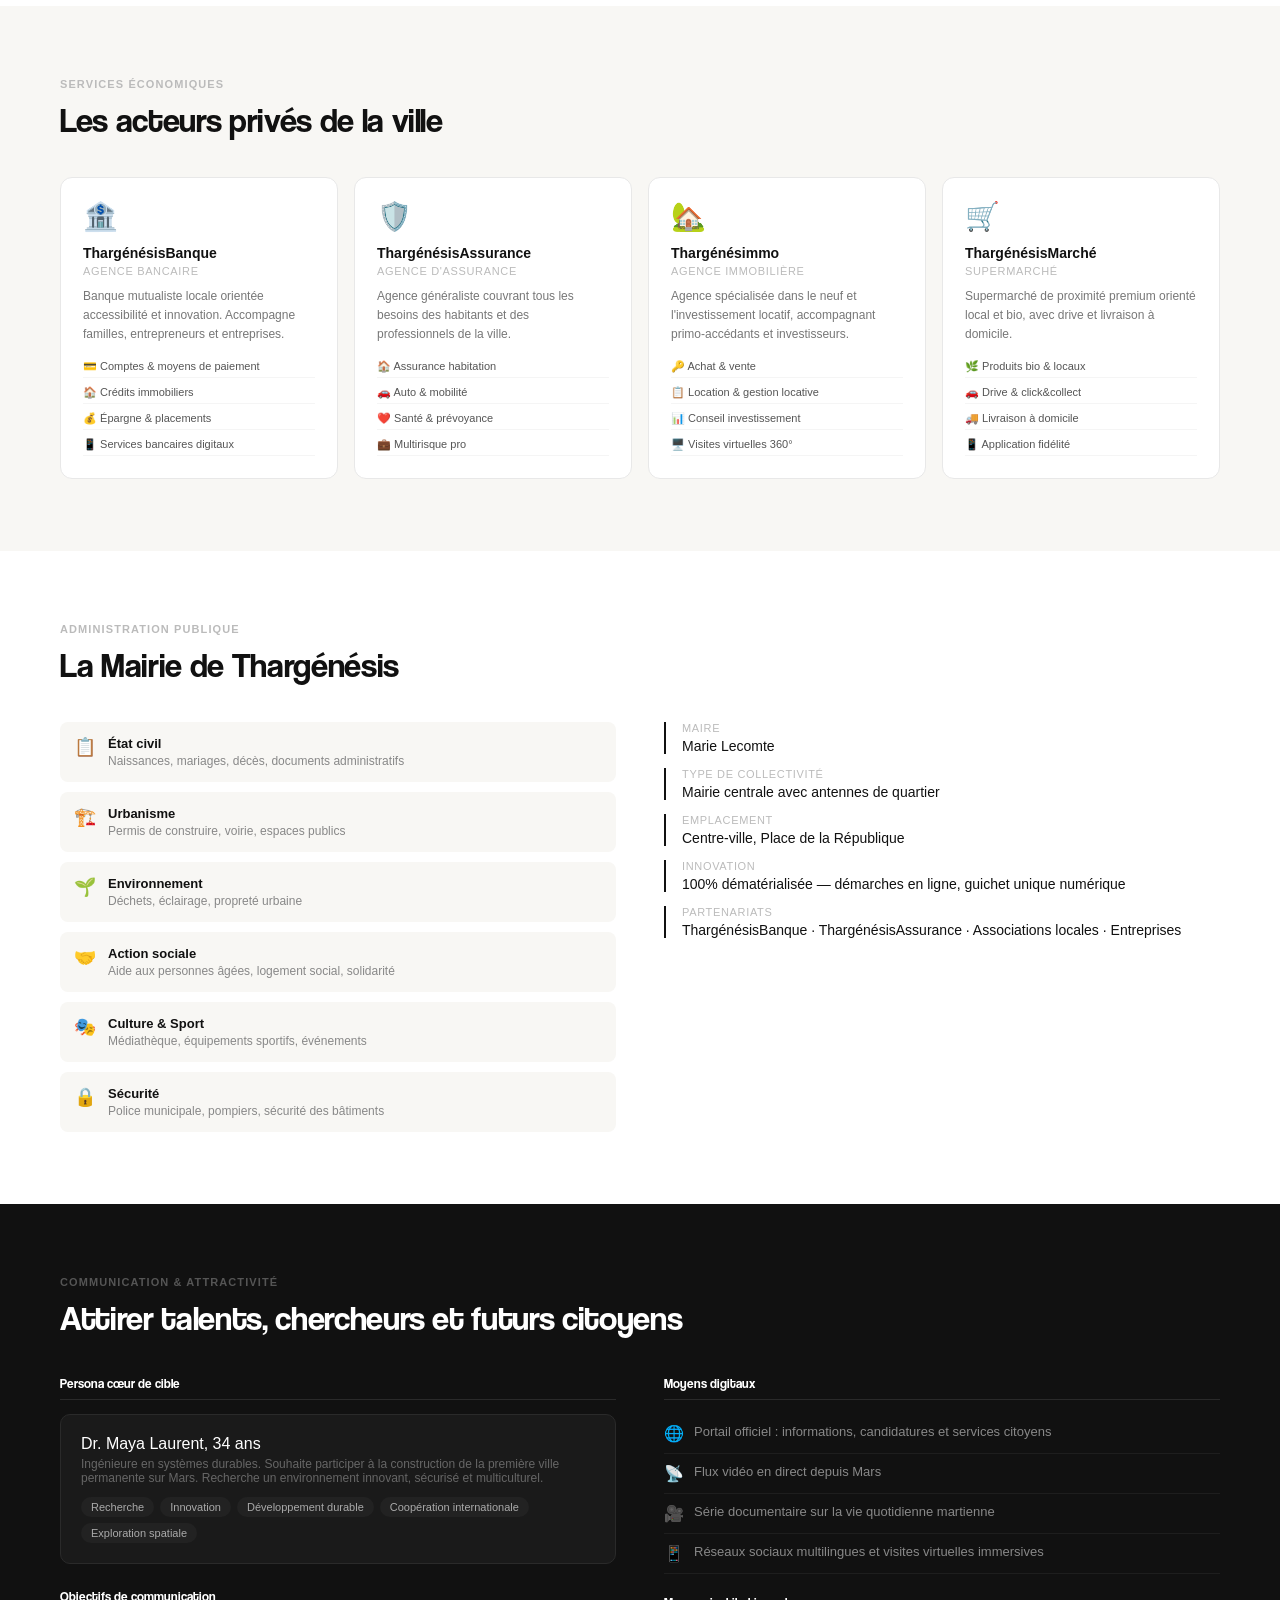
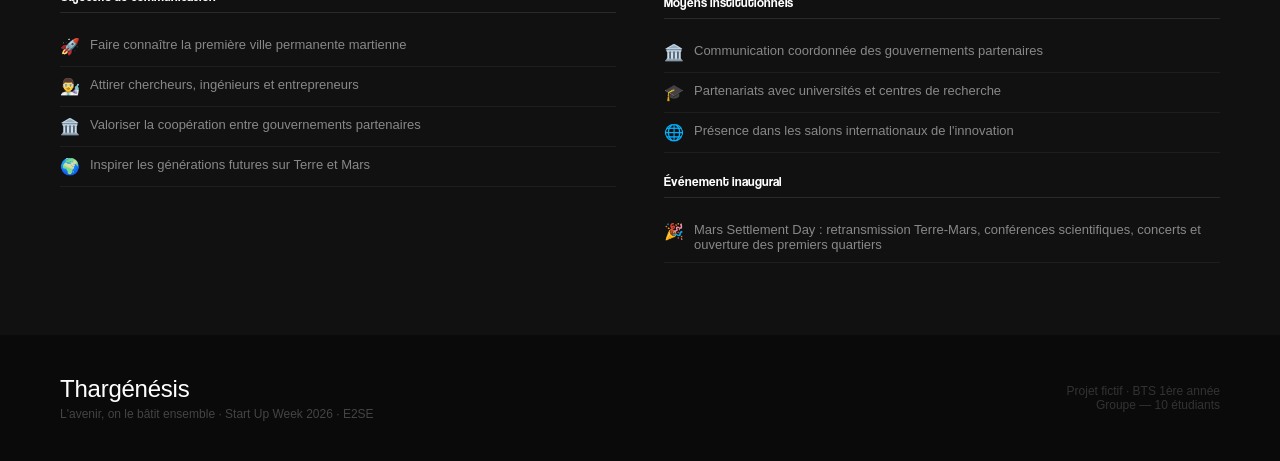
<file: startup_week_ville.html>
<!DOCTYPE html>
<html lang="fr">
<head>
<meta charset="UTF-8">
<meta name="viewport" content="width=device-width, initial-scale=1.0">
<title>Thargénésis</title>
<script src="script.js" defer></script>
<link href="style.css" rel="stylesheet">
</head>
<body>

<nav>
  <div class="nav-logo" id="nav-name"><img src="photo/fondbl.png" height=15px width=15px class="nav-log"/> THARGÉNÉSIS</div>
  <div class="nav-links">
    <a onclick="s('identity')">Identité</a>
    <a onclick="s('population')">Population</a>
    <a onclick="s('infra')">Infrastructures</a>
    <a onclick="s('services')">Services</a>
    <a onclick="s('mairie')">Mairie</a>
    <a onclick="s('com')">Communication</a>
  </div>
</nav>

<section id="hero">
  <div id="hero-bg"></div>
  <div id="hero-overlay"></div>
  <div class="hero-content">
    <img src="photo/Logocolor.png" class="hero-logo"/>
    <div class="hero-tag">Ville · Start Up Week 2026 · E2SE</div>
    <div class="hero-name" id="h-name">THARGÉNÉSIS</div>
    <div class="hero-slogan" id="h-slogan">« L'avenir, on le bâtit ensemble »</div>
    <div class="hero-desc" id="h-desc">Une ville nouvelle, innovante et durable, pensée pour 15 000 habitants. Alliant technologie, nature et qualité de vie, Thargénésis redéfinit l'art de vivre en ville sur Mars.</div>
    <div class="hero-tags" id="h-tags">
      <span class="htag">🌱 Écologique</span>
      <span class="htag">💡 Innovante</span>
      <span class="htag">🤝 Inclusive</span>
      <span class="htag">🚲 Mobilité douce</span>
    </div>
  </div>
  <div class="hero-scroll"><span class="scroll-line"></span>EXPLORER</div>
</section>

<section id="stats">
  <div class="stats-grid">
    <div class="stat"><div class="stat-n" id="s1v">15 000</div><div class="stat-l" id="s1l">Habitants</div></div>
    <div class="stat"><div class="stat-n" id="s2v">2 Mds €</div><div class="stat-l" id="s2l">Budget</div></div>
    <div class="stat"><div class="stat-n" id="s3v">2026</div><div class="stat-l" id="s3l">Fondation</div></div>
    <div class="stat"><div class="stat-n" id="s4v">45%</div><div class="stat-l" id="s4l">Espaces verts</div></div>
    <div class="stat"><div class="stat-n" id="s5v">3 800</div><div class="stat-l" id="s5l">Ménages</div></div>
  </div>
</section>

<section id="identity">
  <div>
    <div class="section-label">Identité de la ville</div>
    <div class="section-title" id="id-title">Une ville pensée pour l'humain et la planète</div>
    <div class="section-text" id="id-text">Thargénésis est une ville innovante orientée vers la qualité de vie, la durabilité et l'inclusion. Inspirée des modèles scandinaves, elle place le citoyen au cœur de chaque décision. Thème : smart city verte, connectée et solidaire.</div>
    <div class="values-grid">
      <div class="val-card"><div class="val-icon">🌿</div><div class="val-name">Durabilité</div><div class="val-desc">Énergies renouvelables, gestion des déchets, urbanisme durable</div></div>
      <div class="val-card"><div class="val-icon">💡</div><div class="val-name">Innovation</div><div class="val-desc">Smart city, incubateur, bâtiments connectés</div></div>
      <div class="val-card"><div class="val-icon">🏠</div><div class="val-name">Accessibilité</div><div class="val-desc">Logements pour tous, mixité sociale</div></div>
      <div class="val-card"><div class="val-icon">🤝</div><div class="val-name">Inclusion</div><div class="val-desc">Services publics adaptés à tous les profils</div></div>
    </div>
  </div>
  <div class="identity-visual">
    <div class="section-label" style="margin-bottom:0">Identité visuelle & positionnement</div>
    <div class="branding-row">
      <span class="branding-label">Couleur 1</span>
      <div class="color-swatch" id="swatch1" style="background:#282E69"></div>
      <span class="style-badge" id="style-badge">Innovation et confiance</span>
    </div>
    <div class="branding-row">
      <span class="branding-label">Couleur 2</span>
      <div class="color-swatch" id="swatch2" style="background:#5AB46C"></div>
      <span class="style-badge" id="style-badge">Nature et durabilité</span>
    </div>
    <div class="branding-row">
      <span class="branding-label">Couleur 3</span>
      <div class="color-swatch" id="swatch2" style="background: #D26C59"></div>
      <span class="style-badge" id="style-badge">Énergie et vie urbaine</span>
    </div>
    <div>
      <div class="section-label" style="margin-bottom:8px">Cibles principales</div>
      <div class="target-chips" id="targets">
        <span class="chip">Familles</span><span class="chip">Jeunes actifs</span><span class="chip">Seniors</span><span class="chip">Entrepreneurs</span><span class="chip">Chercheurs</span>
      </div>
    </div>
    <div>
      <div class="section-label" style="margin-bottom:6px">Benchmark — villes d'inspiration</div>
      <div style="font-size:13px;color:#666" id="benchmark-txt"> Amaravati, Singapour (Innovante, Durable, Connectée, Humaine)</div>
    </div>
    <div>
      <div class="section-label" style="margin-bottom:6px">Jumelage Interplanétaire</div>
      <div style="font-size:13px;color:#666" id="jumelage-txt">🌍 Singapour - Échange de technologies urbaines, coopération scientifiques, gestion des ressources en environnement contraint </div>
    </div>
  </div>
</section>

<section id="population">
  <div class="section-label">Profil des habitants</div>
  <div class="section-title" style="color:#fff" id="pop-title">Qui sont les Thargénésisien ?</div>
  <div class="pop-grid">
    <div class="pop-card">
      <h4>Répartition par âge</h4>
      <div class="pop-row"><span class="pop-row-label">0 – 17 ans</span><span class="pop-row-val">18%</span></div>
      <div class="pop-bar"><div class="pop-fill" style="width:18%"></div></div>
      <div class="pop-row"><span class="pop-row-label">18 – 29 ans</span><span class="pop-row-val">22%</span></div>
      <div class="pop-bar"><div class="pop-fill" style="width:22%"></div></div>
      <div class="pop-row"><span class="pop-row-label">30 – 44 ans</span><span class="pop-row-val">20%</span></div>
      <div class="pop-bar"><div class="pop-fill" style="width:20%"></div></div>
      <div class="pop-row"><span class="pop-row-label">45 – 59 ans</span><span class="pop-row-val">19%</span></div>
      <div class="pop-bar"><div class="pop-fill" style="width:19%"></div></div>
      <div class="pop-row"><span class="pop-row-label">60 ans +</span><span class="pop-row-val">21%</span></div>
      <div class="pop-bar"><div class="pop-fill" style="width:21%"></div></div>
    </div>
    <div class="pop-card">
      <h4>Catégories socio-professionnelles</h4>
      <div class="pop-row"><span class="pop-row-label">Cadres / Sup.</span><span class="pop-row-val">18%</span></div>
      <div class="pop-bar"><div class="pop-fill" style="width:18%"></div></div>
      <div class="pop-row"><span class="pop-row-label">Prof. intermédiaires</span><span class="pop-row-val">26%</span></div>
      <div class="pop-bar"><div class="pop-fill" style="width:26%"></div></div>
      <div class="pop-row"><span class="pop-row-label">Employés</span><span class="pop-row-val">28%</span></div>
      <div class="pop-bar"><div class="pop-fill" style="width:28%"></div></div>
      <div class="pop-row"><span class="pop-row-label">Ouvriers</span><span class="pop-row-val">15%</span></div>
      <div class="pop-bar"><div class="pop-fill" style="width:15%"></div></div>
      <div class="pop-row"><span class="pop-row-label">Indépendants</span><span class="pop-row-val">5%</span></div>
      <div class="pop-bar"><div class="pop-fill" style="width:5%"></div></div>
      <div class="pop-row"><span class="pop-row-label">Sans activité</span><span class="pop-row-val">8%</span></div>
      <div class="pop-bar"><div class="pop-fill" style="width:8%"></div></div>
    </div>
    <div class="pop-card">
      <h4>Situation familiale & mobilité</h4>
      <div class="pop-row"><span class="pop-row-label">Célibataires</span><span class="pop-row-val">35%</span></div>
      <div class="pop-row"><span class="pop-row-label">Couples sans enfant</span><span class="pop-row-val">20%</span></div>
      <div class="pop-row"><span class="pop-row-label">Couples avec enfants</span><span class="pop-row-val">35%</span></div>
      <div class="pop-row"><span class="pop-row-label">Monoparentales</span><span class="pop-row-val">10%</span></div>
      <div style="margin-top:12px;padding-top:10px;border-top:0.5px solid #2a2a2a">
        <div class="pop-row"><span class="pop-row-label">Revenu moyen</span><span class="pop-row-val">2 100 €/mois</span></div>
        <div class="pop-row"><span class="pop-row-label">Panier mensuel</span><span class="pop-row-val">1 250 €</span></div>
        <div class="pop-row"><span class="pop-row-label">Voiture</span><span class="pop-row-val">60%</span></div>
        <div class="pop-row"><span class="pop-row-label">Transports commun</span><span class="pop-row-val">25%</span></div>
        <div class="pop-row"><span class="pop-row-label">Vélo / marche</span><span class="pop-row-val">15%</span></div>
      </div>
    </div>
  </div>
</section>

<section id="infra">
  <div class="section-label">Organisation & budget</div>
  <div class="section-title">Les infrastructures de Thargénésis</div>
  <div class="infra-cats">
    <div class="infra-cat">
      <div class="infra-cat-icon">🏠</div>
      <div class="infra-cat-name">Logements</div>
      <div class="infra-item"><span class="infra-item-name">Maisons individuelles (×50)</span><span class="infra-item-price">12,5 M€</span></div>
      <div class="infra-item"><span class="infra-item-name">Immeubles collectifs (×30)</span><span class="infra-item-price">105 M€</span></div>
      <div class="infra-item"><span class="infra-item-name">Résidences sociales (×5)</span><span class="infra-item-price">10 M€</span></div>
      <div class="infra-item"><span class="infra-item-name">Résidence étudiante</span><span class="infra-item-price">4 M€</span></div>
    </div>
    <div class="infra-cat">
      <div class="infra-cat-icon">🎓</div>
      <div class="infra-cat-name">Éducation</div>
      <div class="infra-item"><span class="infra-item-name">École maternelle</span><span class="infra-item-price">3 M€</span></div>
      <div class="infra-item"><span class="infra-item-name">École primaire</span><span class="infra-item-price">5 M€</span></div>
      <div class="infra-item"><span class="infra-item-name">Collège</span><span class="infra-item-price">25 M€</span></div>
      <div class="infra-item"><span class="infra-item-name">Université</span><span class="infra-item-price">120 M€</span></div>
    </div>
    <div class="infra-cat">
      <div class="infra-cat-icon">🚌</div>
      <div class="infra-cat-name">Transports</div>
      <div class="infra-item"><span class="infra-item-name">Réseau de bus</span><span class="infra-item-price">40 M€</span></div>
      <div class="infra-item"><span class="infra-item-name">Tramway 3 km</span><span class="infra-item-price">30 M€</span></div>
      <div class="infra-item"><span class="infra-item-name">Gare ferroviaire</span><span class="infra-item-price">70 M€</span></div>
      <div class="infra-item"><span class="infra-item-name">Pistes cyclables 10 km</span><span class="infra-item-price">10 M€</span></div>
    </div>
    <div class="infra-cat">
      <div class="infra-cat-icon">🏩</div>
      <div class="infra-cat-name">Santé</div>
      <div class="infra-item"><span class="infra-item-name">Hôpital général</span><span class="infra-item-price">150 M€</span></div>
      <div class="infra-item"><span class="infra-item-name">Centre médical</span><span class="infra-item-price">8 M€</span></div>
      <div class="infra-item"><span class="infra-item-name">Pôle de Santé spécialisé</span><span class="infra-item-price">200 M€</span></div>
    </div>
    <div class="infra-cat">
      <div class="infra-cat-icon">⚽</div>
      <div class="infra-cat-name">Sports & Culture</div>
      <div class="infra-item"><span class="infra-item-name">Grand parc naturel</span><span class="infra-item-price">50 M€</span></div>
      <div class="infra-item"><span class="infra-item-name">Centre culturel</span><span class="infra-item-price">30 M€</span></div>
      <div class="infra-item"><span class="infra-item-name">Complexe sportif</span><span class="infra-item-price">25 M€</span></div>
    </div>
    <div class="infra-cat">
      <div class="infra-cat-icon">🌳</div>
      <div class="infra-cat-name">Environnement et Espace vert</div>
      <div class="infra-item"><span class="infra-item-name">Centrale renouvelable</span><span class="infra-item-price">120 M€</span></div>
      <div class="infra-item"><span class="infra-item-name">Grand parc naturel</span><span class="infra-item-price">50 M€</span></div>
      <div class="infra-item"><span class="infra-item-name">Parc urbain</span><span class="infra-item-price">10 M€</span></div>
      <div class="infra-item"><span class="infra-item-name">Jardin de quartier</span><span class="infra-item-price">2 M€</span></div>
      <div class="infra-item"><span class="infra-item-name">Complexe sportif</span><span class="infra-item-price">25 M€</span></div>
    </div>
    <div class="infra-cat">
      <div class="infra-cat-icon">🏛️</div>
      <div class="infra-cat-name">Administration et Services publiques</div>
      <div class="infra-item"><span class="infra-item-name">Mairie Centrale</span><span class="infra-item-price">15 M€</span></div>
      <div class="infra-item"><span class="infra-item-name">Caserne de pompier</span><span class="infra-item-price">10 M€</span></div>
      <div class="infra-item"><span class="infra-item-name">Comissariat de Police</span><span class="infra-item-price">12 M€</span></div>
      <div class="infra-item"><span class="infra-item-name">Centre administratif</span><span class="infra-item-price">25 M€</span></div>
      <div class="infra-item"><span class="infra-item-name">Banque</span><span class="infra-item-price">25 M€</span></div>

    </div>
    <div class="infra-cat">
      <div class="infra-cat-icon">🌱</div>
      <div class="infra-cat-name">Agriculture</div>
      <div class="infra-item"><span class="infra-item-name">Mairie Centrale</span><span class="infra-item-price">15 M€</span></div>
      <div class="infra-item"><span class="infra-item-name">Caserne  pompier</span><span class="infra-item-price">10 M€</span></div>

    </div>
  </div>
  <div class="budget-total">
    <div><div class="budget-label">Budget total alloué</div><div class="budget-amount">2 000 000 000 €</div></div>
    <div style="text-align:right"><div class="budget-label">Budget restant estimé</div><div class="budget-remain">~ 1 302 500 000 € disponibles</div></div>
  </div>
</section>

<section id="services">
  <div class="section-label">Services économiques</div>
  <div class="section-title">Les acteurs privés de la ville</div>
  <div class="services-grid">
    <div class="svc-card">
      <div class="svc-icon">🏦</div>
      <div class="svc-name" id="bank-name">ThargénésisBanque</div>
      <div class="svc-type">Agence bancaire</div>
      <div class="svc-desc" id="bank-desc">Banque mutualiste locale orientée accessibilité et innovation. Accompagne familles, entrepreneurs et entreprises.</div>
      <div class="svc-offers"><div class="svc-offer">💳 Comptes & moyens de paiement</div><div class="svc-offer">🏠 Crédits immobiliers</div><div class="svc-offer">💰 Épargne & placements</div><div class="svc-offer">📱 Services bancaires digitaux</div></div>
    </div>
    <div class="svc-card">
      <div class="svc-icon">🛡️</div>
      <div class="svc-name" id="assur-name">ThargénésisAssurance</div>
      <div class="svc-type">Agence d'assurance</div>
      <div class="svc-desc" id="assur-desc">Agence généraliste couvrant tous les besoins des habitants et des professionnels de la ville.</div>
      <div class="svc-offers"><div class="svc-offer">🏠 Assurance habitation</div><div class="svc-offer">🚗 Auto & mobilité</div><div class="svc-offer">❤️ Santé & prévoyance</div><div class="svc-offer">💼 Multirisque pro</div></div>
    </div>
    <div class="svc-card">
      <div class="svc-icon">🏡</div>
      <div class="svc-name" id="immo-name">Thargénésimmo</div>
      <div class="svc-type">Agence immobilière</div>
      <div class="svc-desc" id="immo-desc">Agence spécialisée dans le neuf et l'investissement locatif, accompagnant primo-accédants et investisseurs.</div>
      <div class="svc-offers"><div class="svc-offer">🔑 Achat & vente</div><div class="svc-offer">📋 Location & gestion locative</div><div class="svc-offer">📊 Conseil investissement</div><div class="svc-offer">🖥️ Visites virtuelles 360°</div></div>
    </div>
    <div class="svc-card">
      <div class="svc-icon">🛒</div>
      <div class="svc-name" id="super-name">ThargénésisMarché</div>
      <div class="svc-type">Supermarché</div>
      <div class="svc-desc" id="super-desc">Supermarché de proximité premium orienté local et bio, avec drive et livraison à domicile.</div>
      <div class="svc-offers"><div class="svc-offer">🌿 Produits bio & locaux</div><div class="svc-offer">🚗 Drive & click&collect</div><div class="svc-offer">🚚 Livraison à domicile</div><div class="svc-offer">📱 Application fidélité</div></div>
    </div>
  </div>
</section>

<section id="mairie">
  <div class="section-label">Administration publique</div>
  <div class="section-title" id="mairie-title">La Mairie de Thargénésis</div>
  <div class="mairie-grid">
    <div class="mairie-services">
      <div class="mairie-svc"><div class="mairie-svc-icon">📋</div><div><div class="mairie-svc-name">État civil</div><div class="mairie-svc-desc">Naissances, mariages, décès, documents administratifs</div></div></div>
      <div class="mairie-svc"><div class="mairie-svc-icon">🏗️</div><div><div class="mairie-svc-name">Urbanisme</div><div class="mairie-svc-desc">Permis de construire, voirie, espaces publics</div></div></div>
      <div class="mairie-svc"><div class="mairie-svc-icon">🌱</div><div><div class="mairie-svc-name">Environnement</div><div class="mairie-svc-desc">Déchets, éclairage, propreté urbaine</div></div></div>
      <div class="mairie-svc"><div class="mairie-svc-icon">🤝</div><div><div class="mairie-svc-name">Action sociale</div><div class="mairie-svc-desc">Aide aux personnes âgées, logement social, solidarité</div></div></div>
      <div class="mairie-svc"><div class="mairie-svc-icon">🎭</div><div><div class="mairie-svc-name">Culture & Sport</div><div class="mairie-svc-desc">Médiathèque, équipements sportifs, événements</div></div></div>
      <div class="mairie-svc"><div class="mairie-svc-icon">🔒</div><div><div class="mairie-svc-name">Sécurité</div><div class="mairie-svc-desc">Police municipale, pompiers, sécurité des bâtiments</div></div></div>
    </div>
    <div class="mairie-info">
      <div class="mairie-info-block"><div class="mairie-info-label">Maire</div><div class="mairie-info-value" id="maire-name">Marie Lecomte</div></div>
      <div class="mairie-info-block"><div class="mairie-info-label">Type de collectivité</div><div class="mairie-info-value" id="maire-type">Mairie centrale avec antennes de quartier</div></div>
      <div class="mairie-info-block"><div class="mairie-info-label">Emplacement</div><div class="mairie-info-value" id="maire-loc">Centre-ville, Place de la République</div></div>
      <div class="mairie-info-block"><div class="mairie-info-label">Innovation</div><div class="mairie-info-value" id="maire-innov">100% dématérialisée — démarches en ligne, guichet unique numérique</div></div>
      <div class="mairie-info-block"><div class="mairie-info-label">Partenariats</div><div class="mairie-info-value" id="maire-partners">ThargénésisBanque · ThargénésisAssurance · Associations locales · Entreprises</div></div>
    </div>
  </div>
</section>

<section id="com">
  <div class="section-label">Communication & Attractivité</div>
  <div class="section-title">Attirer talents, chercheurs et futurs citoyens</div>

  <div class="com-grid">
    <div>

      <div class="com-block">
        <h4>Persona cœur de cible</h4>
        <div class="persona-card">
          <div class="persona-name">
            Dr. Maya Laurent, 34 ans
          </div>

          <div class="persona-desc">
            Ingénieure en systèmes durables. Souhaite participer à la
            construction de la première ville permanente sur Mars.
            Recherche un environnement innovant, sécurisé et multiculturel.
          </div>

          <div class="persona-tags">
            <span class="persona-tag">Recherche</span>
            <span class="persona-tag">Innovation</span>
            <span class="persona-tag">Développement durable</span>
            <span class="persona-tag">Coopération internationale</span>
            <span class="persona-tag">Exploration spatiale</span>
          </div>
        </div>
      </div>

      <div class="com-block" style="margin-top:24px">
        <h4>Objectifs de communication</h4>

        <div class="com-item">
          <span class="com-item-icon">🚀</span>
          Faire connaître la première ville permanente martienne
        </div>

        <div class="com-item">
          <span class="com-item-icon">👨‍🔬</span>
          Attirer chercheurs, ingénieurs et entrepreneurs
        </div>

        <div class="com-item">
          <span class="com-item-icon">🏛️</span>
          Valoriser la coopération entre gouvernements partenaires
        </div>

        <div class="com-item">
          <span class="com-item-icon">🌍</span>
          Inspirer les générations futures sur Terre et Mars
        </div>
      </div>

    </div>

    <div>

      <div class="com-block">
        <h4>Moyens digitaux</h4>

        <div class="com-item">
          <span class="com-item-icon">🌐</span>
          Portail officiel : informations, candidatures et services citoyens
        </div>

        <div class="com-item">
          <span class="com-item-icon">📡</span>
          Flux vidéo en direct depuis Mars
        </div>

        <div class="com-item">
          <span class="com-item-icon">🎥</span>
          Série documentaire sur la vie quotidienne martienne
        </div>

        <div class="com-item">
          <span class="com-item-icon">📱</span>
          Réseaux sociaux multilingues et visites virtuelles immersives
        </div>
      </div>

      <div class="com-block" style="margin-top:20px">
        <h4>Moyens institutionnels</h4>

        <div class="com-item">
          <span class="com-item-icon">🏛️</span>
          Communication coordonnée des gouvernements partenaires
        </div>

        <div class="com-item">
          <span class="com-item-icon">🎓</span>
          Partenariats avec universités et centres de recherche
        </div>

        <div class="com-item">
          <span class="com-item-icon">🌐</span>
          Présence dans les salons internationaux de l'innovation
        </div>
      </div>

      <div class="com-block" style="margin-top:20px">
        <h4>Événement inaugural</h4>

        <div class="com-item">
          <span class="com-item-icon">🎉</span>
          Mars Settlement Day : retransmission Terre-Mars,
          conférences scientifiques, concerts et ouverture des premiers quartiers
        </div>
      </div>

    </div>
  </div>
</section>
<footer>
  <div>
    <div class="footer-brand" id="footer-name">Thargénésis</div>
    <div class="footer-tagline" id="footer-tagline">L'avenir, on le bâtit ensemble · Start Up Week 2026 · E2SE</div>
  </div>
  <div class="footer-meta">Projet fictif · BTS 1ère année<br>Groupe — 10 étudiants</div>
</footer>

<!-- PANNEAU D'ÉDITION -->
<div id="epanel">
  <div class="ep-header">
    <h3>✏️ Modifier le contenu</h3>
    <button class="ep-close" onclick="togglePanel()">✕</button>
  </div>
  <div class="ep-body">
    <div class="ep-section">Héros</div>
    <div class="ep-field"><label>Nom de la ville</label><input id="e-name" value="Thargénésis"></div>
    <div class="ep-field"><label>Slogan</label><input id="e-slogan" value="« L'avenir, on le bâtit ensemble »"></div>
    <div class="ep-field"><label>Description</label><textarea id="e-desc">Une ville nouvelle, innovante et durable, pensée pour 10 000 habitants.</textarea></div>
    <div class="ep-field"><label>Tags (séparés par des virgules)</label><input id="e-tags" value="🌱 Écologique,💡 Innovante,🤝 Inclusive,🚲 Mobilité douce"></div>

    <div class="ep-section">Couleurs du site</div>
    <div class="ep-2col">
      <div class="ep-field"><label>Couleur 1</label><input type="color" id="e-c1" value="#1a3a4a"></div>
      <div class="ep-field"><label>Couleur 2</label><input type="color" id="e-c2" value="#2d7a4a"></div>
    </div>

    <div class="ep-section">Statistiques</div>
    <div class="ep-2col"><div class="ep-field"><label>Stat 1 val.</label><input id="e-s1v" value="15 000"></div><div class="ep-field"><label>Stat 1 libellé</label><input id="e-s1l" value="Habitants"></div></div>
    <div class="ep-2col"><div class="ep-field"><label>Stat 2 val.</label><input id="e-s2v" value="2 Mds €"></div><div class="ep-field"><label>Stat 2 libellé</label><input id="e-s2l" value="Budget"></div></div>
    <div class="ep-2col"><div class="ep-field"><label>Stat 3 val.</label><input id="e-s3v" value="2026"></div><div class="ep-field"><label>Stat 3 libellé</label><input id="e-s3l" value="Fondation"></div></div>
    <div class="ep-2col"><div class="ep-field"><label>Stat 4 val.</label><input id="e-s4v" value="45%"></div><div class="ep-field"><label>Stat 4 libellé</label><input id="e-s4l" value="Espaces verts"></div></div>
    <div class="ep-2col"><div class="ep-field"><label>Stat 5 val.</label><input id="e-s5v" value="3 800"></div><div class="ep-field"><label>Stat 5 libellé</label><input id="e-s5l" value="Ménages"></div></div>

    <div class="ep-section">Identité</div>
    <div class="ep-field"><label>Titre section identité</label><input id="e-id-title" value="Une ville pensée pour l'humain et la planète"></div>
    <div class="ep-field"><label>Description identité</label><textarea id="e-id-text">Thargénésis est une ville innovante orientée vers la qualité de vie, la durabilité et l'inclusion.</textarea></div>
    <div class="ep-field"><label>Style visuel</label><input id="e-style" value="Moderne & naturel"></div>
    <div class="ep-field"><label>Cibles (séparées par virgule)</label><input id="e-targets" value="Familles,Jeunes actifs,Seniors,Entrepreneurs"></div>
    <div class="ep-field"><label>Villes d'inspiration</label><input id="e-bench" value="Copenhague (mobilités douces), Singapour (smart city), Bordeaux"></div>
    <div class="ep-field"><label>Jumelage international</label><input id="e-jumelage" value="🌍 Amsterdam — Mobilité durable et urbanisme vert"></div>

    <div class="ep-section">Services</div>
    <div class="ep-field"><label>Banque — Nom</label><input id="e-bank-name" value="ThargénésisBanque"></div>
    <div class="ep-field"><label>Banque — Description</label><textarea id="e-bank-desc">Banque mutualiste locale orientée accessibilité et innovation.</textarea></div>
    <div class="ep-field"><label>Assurance — Nom</label><input id="e-assur-name" value="ThargénésisAssurance"></div>
    <div class="ep-field"><label>Assurance — Description</label><textarea id="e-assur-desc">Agence généraliste couvrant tous les besoins des habitants.</textarea></div>
    <div class="ep-field"><label>Immobilier — Nom</label><input id="e-immo-name" value="ThargénésisImmo"></div>
    <div class="ep-field"><label>Immobilier — Description</label><textarea id="e-immo-desc">Agence spécialisée dans le neuf et l'investissement locatif.</textarea></div>
    <div class="ep-field"><label>Supermarché — Nom</label><input id="e-super-name" value="ThargénésisMarché"></div>
    <div class="ep-field"><label>Supermarché — Description</label><textarea id="e-super-desc">Supermarché de proximité premium orienté local et bio.</textarea></div>

    <div class="ep-section">Mairie</div>
    <div class="ep-field"><label>Nom du/de la Maire</label><input id="e-maire-name" value="Marie Lecomte"></div>
    <div class="ep-field"><label>Type de collectivité</label><input id="e-maire-type" value="Mairie centrale avec antennes de quartier"></div>
    <div class="ep-field"><label>Emplacement mairie</label><input id="e-maire-loc" value="Centre-ville, Place de la République"></div>
    <div class="ep-field"><label>Innovation notable</label><textarea id="e-maire-innov">100% dématérialisée — démarches en ligne, guichet unique numérique</textarea></div>
    <div class="ep-field"><label>Partenariats clés</label><input id="e-maire-partners" value="ThargénésisBanque · ThargénésisAssurance · Associations · Entreprises"></div>

    <div class="ep-section">Communication</div>
    <div class="ep-field"><label>Persona — Nom & âge</label><input id="e-persona-name" value="Alex, 32 ans"></div>
    <div class="ep-field"><label>Persona — Description</label><textarea id="e-persona-desc">Jeune actif urbain, CSP+, sensible à l'écologie.</textarea></div>
    <div class="ep-field"><label>Persona — Tags (virgule)</label><input id="e-persona-tags" value="Vélo quotidien,Télétravail,Bio & local,Culture,Famille à venir"></div>
    <div class="ep-field"><label>Site internet</label><input id="e-com-site" value="Site officiel Thargénésis.fr — vitrine & démarches en ligne"></div>
    <div class="ep-field"><label>Réseaux sociaux</label><input id="e-com-social" value="Instagram, TikTok, LinkedIn — storytelling de la ville"></div>
    <div class="ep-field"><label>Ambassadeur</label><input id="e-com-ambass" value="Ambassadeur : influenceur éco / personnalité locale"></div>
    <div class="ep-field"><label>Événement inauguration</label><input id="e-com-event" value="Festival Thargénésis Day — concerts, marchés locaux, portes ouvertes"></div>

    <div class="ep-section">Pied de page</div>
    <div class="ep-field"><label>Tagline footer</label><input id="e-footer-tagline" value="L'avenir, on le bâtit ensemble · Start Up Week 2026 · E2SE"></div>

    <button class="ep-apply" onclick="applyAll()">✓ Appliquer les changements</button>
  </div>
</div>

</body>
</html>
</file>
<file: style.css>
@font-face {
    font-family: 'SpaceAge';
    src: url('./font/spaceage.ttf') format('truetype');
}
@font-face {
    font-family: 'Coolvetica';
    src: url('./font/CoolveticaRg.otf') format('opentype');
    font-weight: 400;
}
h1,h2,h3,h4{
    font-family: 'Coolvetica',sans-serif;
}
*{box-sizing:border-box;margin:0;padding:0}
body{font-family:'Segoe UI',sans-serif;background:#fff;color:#111;scroll-behavior:smooth}
nav{position:fixed;top:0;left:0;right:0;z-index:999;background:rgba(255,255,255,0.97);border-bottom:0.5px solid #e0e0e0;display:flex;align-items:center;justify-content:space-between;padding:0 40px;height:52px}
.nav-logo{font-size:16px;font-weight:600;letter-spacing:0.04em;font-family: 'SpaceAge',sans-serif;}
.nav-links{display:flex;gap:22px}
.nav-links a{font-size:12px;color:#555;text-decoration:none;cursor:pointer}
.nav-links a:hover{color:#111}
.nav-log{margin-top: 1px;}
.edit-btn{background:#111;color:#fff;border:none;padding:8px 16px;border-radius:6px;cursor:pointer;font-size:12px;font-weight:500}
#hero{min-height:100vh;display:flex;flex-direction:column;justify-content:flex-end;padding:80px 60px 60px;position:relative;overflow:hidden;}
#hero-bg{position:absolute;inset:0;background:linear-gradient(135deg,#5AB46C 0%,#282E69 50%,#D26C59 100%)}
#hero-overlay{position:absolute;inset:0;background:rgba(0,0,0,0.28)}
.hero-content{position:relative;z-index:2;max-width:800px}
.hero-tag{font-size:11px;letter-spacing:0.14em;text-transform:uppercase;color:rgba(255,255,255,0.45);margin-bottom:14px}
.hero-name{font-size:clamp(56px,9vw,108px);font-weight:200;color:#fff;line-height:.93;letter-spacing:-0.03em;margin-bottom:16px;font-family:'SpaceAge',sans-serif;}
.hero-slogan{font-size:19px;color:rgba(255,255,255,0.6);font-weight:300;margin-bottom:10px;font-style:italic}
.hero-desc{font-size:15px;color:rgba(255,255,255,0.5);max-width:500px;line-height:1.7;margin-bottom:32px}
.hero-tags{display:flex;gap:10px;flex-wrap:wrap}
.htag{background:rgba(255,255,255,0.1);border:0.5px solid rgba(255,255,255,0.18);padding:6px 14px;border-radius:20px;font-size:12px;color:rgba(255,255,255,0.65)}
.hero-scroll{position:absolute;bottom:28px;right:60px;z-index:2;display:flex;align-items:center;gap:10px;color:rgba(255,255,255,0.28);font-size:11px;letter-spacing:0.1em}
.scroll-line{width:36px;height:0.5px;background:rgba(255,255,255,0.28)}
#stats{background:#f8f7f4;border-bottom:0.5px solid #eee}
.stats-grid{display:grid;grid-template-columns:repeat(5,1fr)}
.stat{padding:28px 20px;text-align:center;border-right:0.5px solid #e8e8e8}
.stat:last-child{border-right:none}
.stat-n{font-size:30px;font-weight:200;letter-spacing:-0.02em;color:#111}
.stat-l{font-size:11px;color:#aaa;margin-top:4px;text-transform:uppercase;letter-spacing:0.06em}
.section{padding:72px 60px}
.section-label{font-size:11px;font-weight:600;letter-spacing:0.1em;text-transform:uppercase;color:#bbb;margin-bottom:10px}
.section-title{font-size:34px;font-weight:200;letter-spacing:-0.01em;line-height:1.2;margin-bottom:20px;font-family:'Coolvetica',sans-serif}
.section-text{font-size:15px;color:#555;line-height:1.75}
#identity{display:grid;grid-template-columns:1fr 1fr;gap:60px;align-items:start;padding:72px 60px}
.values-grid{display:grid;grid-template-columns:1fr 1fr;gap:12px;margin-top:28px}
.val-card{background:#f8f7f4;padding:18px;border-radius:10px}
.val-icon{font-size:22px;margin-bottom:8px}
.val-name{font-size:13px;font-weight:600;margin-bottom:4px}
.val-desc{font-size:12px;color:#888;line-height:1.5}
.identity-visual{background:#f0ede8;border-radius:14px;padding:30px;display:flex;flex-direction:column;gap:16px}
.branding-row{display:flex;align-items:center;gap:12px}
.branding-label{font-size:11px;color:#999;min-width:80px;text-transform:uppercase;letter-spacing:0.05em}
.color-swatch{width:32px;height:32px;border-radius:6px;border:0.5px solid #ddd}
.style-badge{background:#fff;border:0.5px solid #ddd;padding:6px 12px;border-radius:6px;font-size:12px;color:#333}
.target-chips{display:flex;flex-wrap:wrap;gap:8px}
.chip{background:#111;color:#fff;padding:5px 12px;border-radius:20px;font-size:12px}
#population{background:#111;color:#fff;padding:72px 60px}
#population .section-title{color:#fff}
#population .section-label{color:#555}
.pop-grid{display:grid;grid-template-columns:repeat(3,1fr);gap:20px;margin-top:36px}
.pop-card{background:#1a1a1a;border:0.5px solid #2a2a2a;border-radius:10px;padding:24px}
.pop-card h4{font-size:13px;font-weight:500;color:#fff;margin-bottom:16px;padding-bottom:10px;border-bottom:0.5px solid #2a2a2a}
.pop-row{display:flex;justify-content:space-between;align-items:center;padding:5px 0;border-bottom:0.5px solid #222}
.pop-row:last-child{border-bottom:none}
.pop-row-label{font-size:12px;color:#888}
.pop-row-val{font-size:12px;color:#fff;font-weight:500}
.pop-bar{height:3px;background:#333;border-radius:2px;margin-top:3px;overflow:hidden}
.pop-fill{height:100%;background:#fff;border-radius:2px}
#infra{background:#fff;padding:72px 60px}
.infra-cats{display:grid;grid-template-columns:repeat(4,1fr);gap:16px;margin-top:36px}
.infra-cat{border:0.5px solid #e8e8e8;border-radius:10px;padding:20px}
.infra-cat-icon{font-size:24px;margin-bottom:10px}
.infra-cat-name{font-size:13px;font-weight:600;margin-bottom:12px;color:#111}
.infra-item{display:flex;justify-content:space-between;padding:6px 0;border-bottom:0.5px solid #f0f0f0;font-size:12px}
.infra-item:last-child{border-bottom:none}
.infra-item-name{color:#555}
.infra-item-price{color:#111;font-weight:500;white-space:nowrap;margin-left:8px}
.budget-total{margin-top:32px;background:#111;color:#fff;border-radius:10px;padding:24px 32px;display:flex;justify-content:space-between;align-items:center}
.budget-label{font-size:13px;color:#888}
.budget-amount{font-size:28px;font-weight:200;letter-spacing:-0.02em}
.budget-remain{font-size:13px;color:#4ade80}
#services{background:#f8f7f4;padding:72px 60px}
.services-grid{display:grid;grid-template-columns:repeat(4,1fr);gap:16px;margin-top:36px}
.svc-card{background:#fff;border:0.5px solid #e8e8e8;border-radius:12px;padding:22px}
.svc-icon{font-size:28px;margin-bottom:12px}
.svc-name{font-size:14px;font-weight:600;margin-bottom:4px}
.svc-type{font-size:11px;color:#bbb;text-transform:uppercase;letter-spacing:0.06em;margin-bottom:10px}
.svc-desc{font-size:12px;color:#777;line-height:1.6}
.svc-offers{margin-top:12px;display:flex;flex-direction:column;gap:4px}
.svc-offer{font-size:11px;color:#555;padding:4px 0;border-bottom:0.5px solid #f5f5f5}
#mairie{background:#fff;padding:72px 60px}
.mairie-grid{display:grid;grid-template-columns:1fr 1fr;gap:48px;margin-top:36px}
.mairie-services{display:flex;flex-direction:column;gap:10px}
.mairie-svc{display:flex;align-items:flex-start;gap:12px;padding:14px;background:#f8f7f4;border-radius:8px}
.mairie-svc-icon{font-size:18px;flex-shrink:0}
.mairie-svc-name{font-size:13px;font-weight:600;margin-bottom:3px}
.mairie-svc-desc{font-size:12px;color:#888}
.mairie-info{display:flex;flex-direction:column;gap:14px}
.mairie-info-block{border-left:2px solid #111;padding-left:16px}
.mairie-info-label{font-size:11px;color:#bbb;text-transform:uppercase;letter-spacing:0.06em;margin-bottom:4px}
.mairie-info-value{font-size:14px;color:#111}
#com{background:#111;color:#fff;padding:72px 60px}
#com .section-title{color:#fff}
#com .section-label{color:#555}
.com-grid{display:grid;grid-template-columns:1fr 1fr;gap:48px;margin-top:36px}
.com-block h4{font-size:13px;font-weight:500;color:#fff;margin-bottom:14px;padding-bottom:8px;border-bottom:0.5px solid #2a2a2a}
.com-item{padding:10px 0;border-bottom:0.5px solid #1e1e1e;display:flex;align-items:flex-start;gap:10px;font-size:13px;color:#888}
.com-item-icon{font-size:16px;flex-shrink:0}
.persona-card{background:#1a1a1a;border:0.5px solid #2a2a2a;border-radius:10px;padding:20px;margin-top:12px}
.persona-name{font-size:16px;font-weight:500;color:#fff;margin-bottom:4px}
.persona-desc{font-size:12px;color:#666;margin-bottom:12px}
.persona-tags{display:flex;flex-wrap:wrap;gap:6px}
.persona-tag{background:#222;color:#aaa;padding:4px 10px;border-radius:12px;font-size:11px}
footer{background:#0a0a0a;padding:40px 60px;display:flex;justify-content:space-between;align-items:center}
.footer-brand{font-size:24px;font-weight:200;color:#fff;letter-spacing:-0.01em}
.footer-tagline{font-size:12px;color:#444;margin-top:4px}
.footer-meta{font-size:12px;color:#333;text-align:right}
#epanel{position:fixed;top:52px;right:0;bottom:0;width:340px;background:#fff;border-left:0.5px solid #e0e0e0;overflow-y:auto;z-index:998;display:none;box-shadow:-4px 0 20px rgba(0,0,0,.08)}
.ep-header{padding:16px 20px;border-bottom:0.5px solid #eee;display:flex;justify-content:space-between;align-items:center}
.ep-header h3{font-size:13px;font-weight:600}
.ep-close{background:none;border:none;font-size:18px;cursor:pointer;color:#888}
.ep-body{padding:16px 20px}
.ep-section{font-size:10px;font-weight:700;letter-spacing:0.1em;text-transform:uppercase;color:#ccc;margin:20px 0 10px;padding-top:16px;border-top:0.5px solid #f0f0f0}
.ep-section:first-child{margin-top:0;border-top:none}
.ep-field{margin-bottom:12px}
.ep-field label{display:block;font-size:11px;color:#999;margin-bottom:4px}
.ep-field input,.ep-field textarea{width:100%;border:0.5px solid #ddd;border-radius:6px;padding:7px 10px;font-size:12px;font-family:inherit;color:#111;background:#fafafa;resize:vertical}
.ep-field textarea{min-height:56px}
.ep-field input[type=color]{height:34px;padding:2px;cursor:pointer}
.ep-2col{display:grid;grid-template-columns:1fr 1fr;gap:8px}
.ep-apply{
    width:100%;
    background:#111;
    color:#fff;
    border:none;
    padding:10px;
    border-radius:8px;
    cursor:pointer;
    font-size:13px;
    font-weight:500;
    margin-top:8px
}
.ep-apply:hover{
    background:#333
}
#future{
    background:#f8f7f4;
    padding:72px 60px;
}

.future-grid{
    display:grid;
    grid-template-columns:repeat(2,1fr);
    gap:20px;
    margin-top:36px;
}

.future-card{
    background:#fff;
    border:0.5px solid #e8e8e8;
    border-radius:12px;
    padding:24px;
}

.future-card h4{

    font-family:'Coolvetica',sans-serif;
    font-size:24px;
    font-weight:400;
    letter-spacing:-0.01em;
    margin-bottom:12px;
    color:#111;
}

.future-card p{
    color:#666;
    line-height:1.6;
}






.budget-bar{
  width:100%;
  height:10px;
  background:#333;
  border-radius:20px;
  overflow:hidden;
  margin-top:12px;
}

.budget-fill{
  height:100%;
  width:0%;
  background:linear-gradient(90deg,#5AB46C,#D26C59);
  transition:width 1.2s ease;
}

.budget-info{
  display:flex;
  justify-content:space-between;
  font-size:12px;
  color:#aaa;
  margin-top:6px;
}





#structure-ville{
    background:#fff;
    padding:72px 60px;
    color:#111;
}

.structure-header{
    display:flex;
    justify-content:space-between;
    align-items:flex-start;
    gap:40px;
    margin-bottom:40px;
}

#structure-ville .section-title{
    color:#111;
}

#structure-ville .section-label{
    color:#999;
}

#structure-ville .section-text{
    color:#555;
    max-width:650px;
    line-height:1.7;
}

.structure-actions{
    display:flex;
    gap:12px;
    flex-shrink:0;
    flex-wrap:wrap;
    justify-content:flex-end;
}

.structure-btn{
    background:#111;
    color:#fff;
    border:none;
    padding:14px 24px;
    border-radius:8px;
    cursor:pointer;
    font-weight:600;
    transition:all 0.2s;
    font-size:13px;
    white-space:nowrap;
}

.structure-btn:hover{
    transform:translateY(-2px);
    background:#333;
    box-shadow:0 4px 12px rgba(0,0,0,0.15);
}

.structure-btn:active{
    transform:translateY(0);
}

/* Modal map */
.map-modal{
  position:fixed;
  inset:0;
  background:rgba(0,0,0,0.8);
  display:none;
  align-items:center;
  justify-content:center;
  z-index:9999;
}

.map-container{
  position:relative;
  display:flex;
  align-items:center;
  justify-content:center;
}

.map-container img{
  max-width:65vw;
  max-height:80vh;
  width:auto;
  height:auto;
  object-fit:contain;
}

.close-map{
  position:absolute;
  top:0px;
  right:-90px;
  background:#fff;
  border:none;
  padding:8px 12px;
  cursor:pointer;
  border-radius:4px;
  font-weight:bold;
  z-index:10000;
  font-size:20px;
}

.close-map:hover{
  background:#eee;
}






.rs-slide{
  flex:0 0 calc((100vw - 120px - 32px) / 3);
  max-width:calc((100vw - 120px - 32px) / 3);
  border-radius:10px;
  overflow:hidden;
  position:relative;
  background:#111;
  border:0.5px solid #2a2a2a;
}
.rs-img{
  width:100%;
  aspect-ratio:1/1;
  object-fit:cover;
  display:block;
}
.rs-tag{
  position:absolute;
  top:12px;
  left:12px;
  background:rgba(0,0,0,0.55);
  color:#fff;
  font-size:11px;
  letter-spacing:0.08em;
  text-transform:uppercase;
  padding:4px 10px;
  border-radius:20px;
  z-index:2;
  backdrop-filter:blur(4px);
}
.rs-dot{
  width:6px;
  height:6px;
  border-radius:50%;
  background:#333;
  border:none;
  cursor:pointer;
  padding:0;
  transition:background 0.2s;
}
.rs-dot.active{
  background:#fff;
}
</file>
